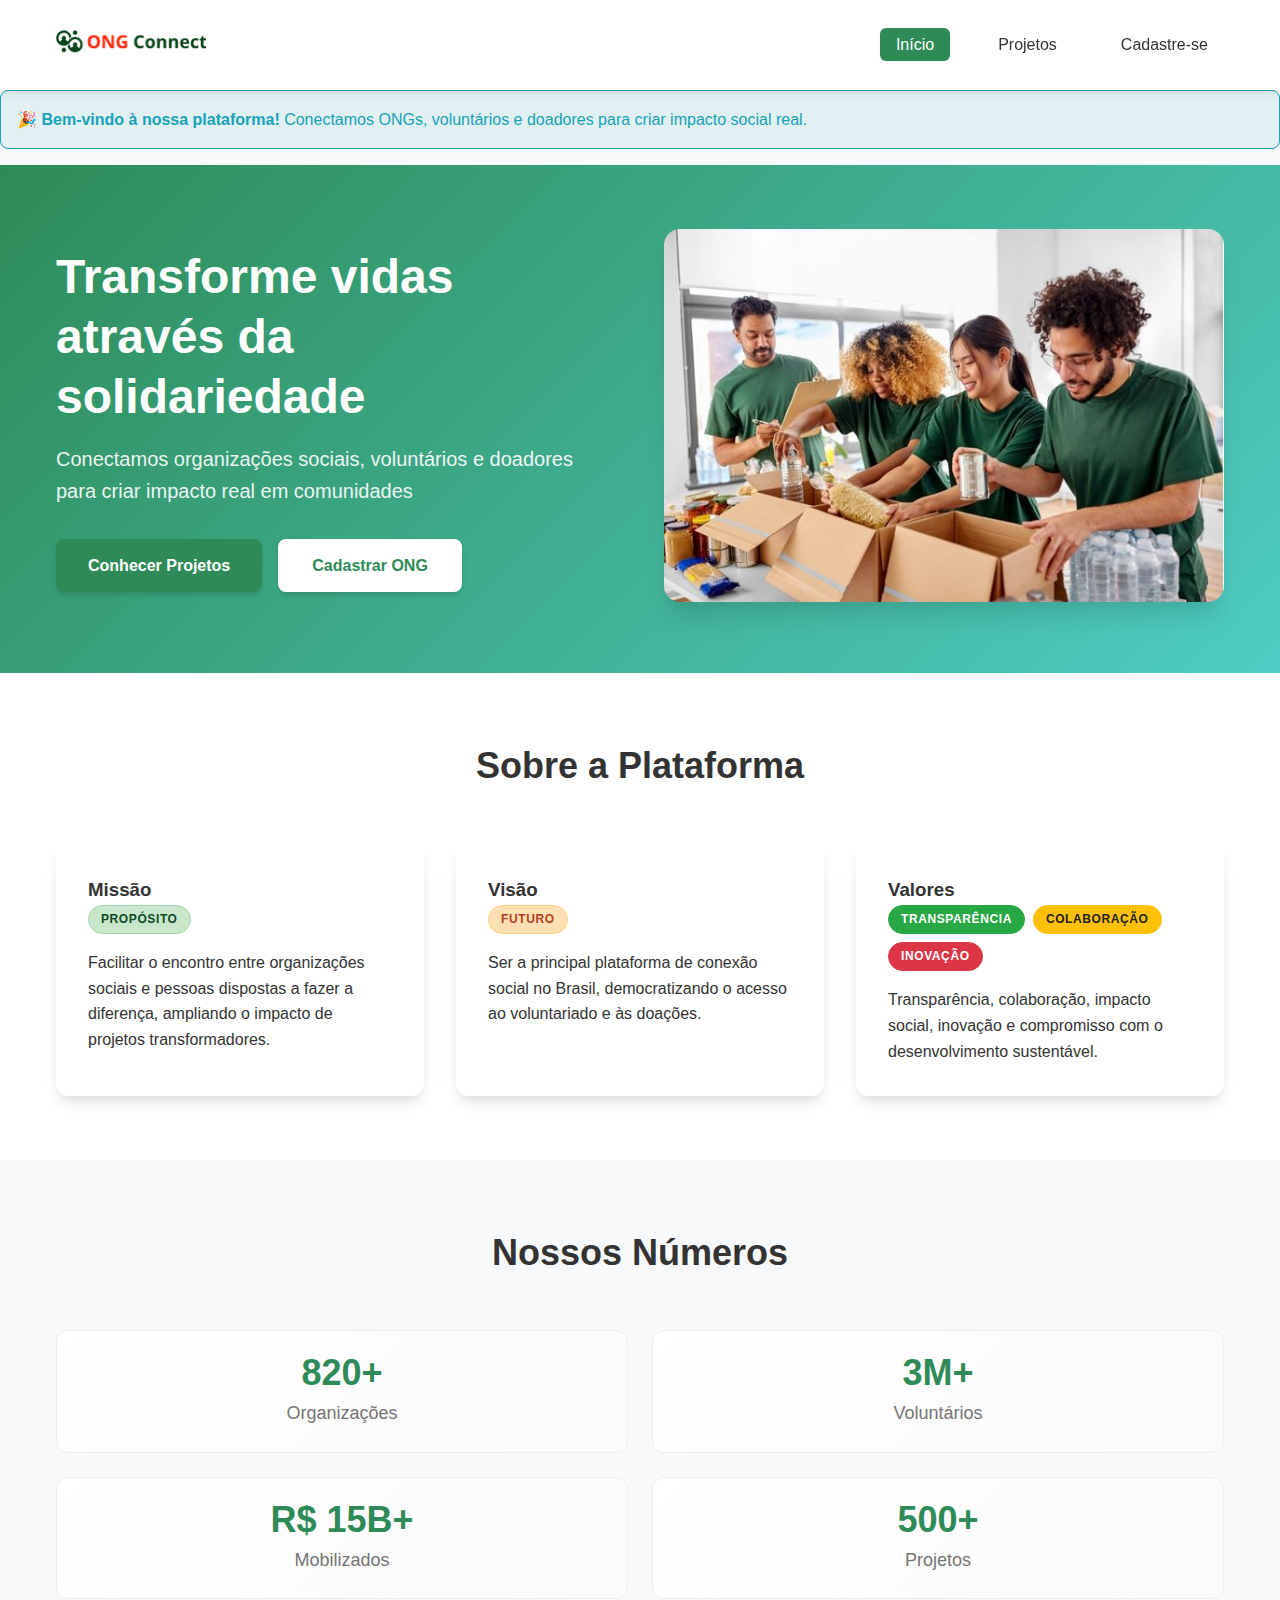
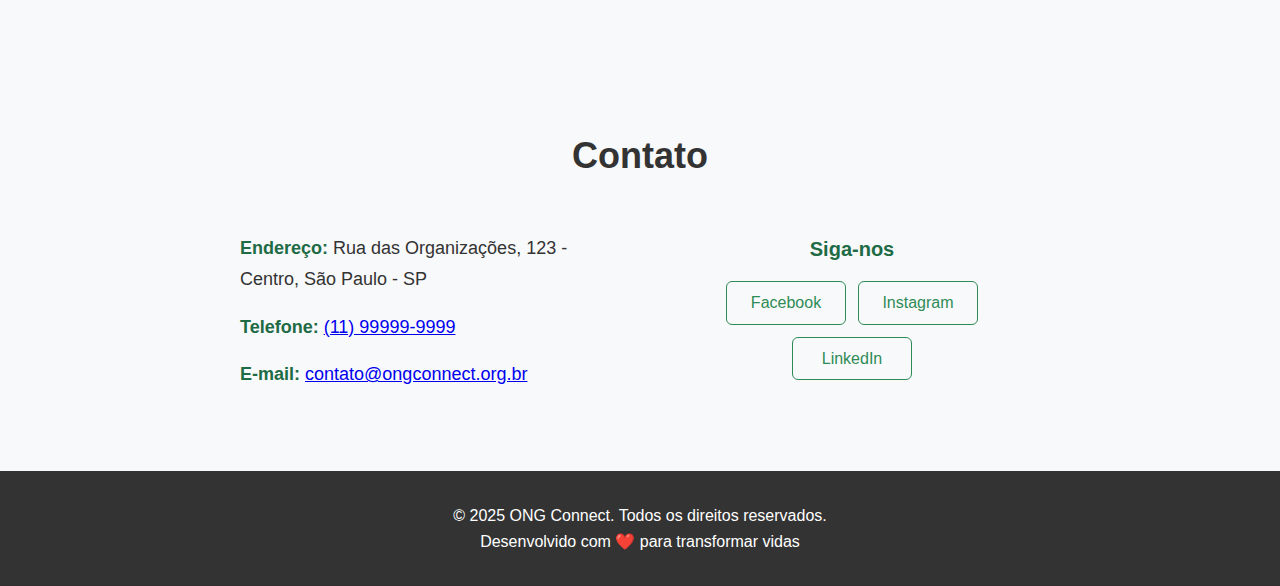
<file: index.html>
<!DOCTYPE html>
<html lang="pt-BR">
<head>
    <meta charset="UTF-8">
    <meta name="viewport" content="width=device-width, initial-scale=1.0">
    <meta name="description" content="Plataforma para ONGs - Conectando causas sociais com voluntários e doadores">
    <title>ONG Connect - Plataforma para Organizações Sociais</title>
    <link rel="stylesheet" href="css/style.css">
    <link rel="stylesheet" href="css/components.css">
    <link rel="stylesheet" href="css/responsive.css">
</head>
<body>
<header class="main-header">
    <div class="container">
        <div class="logo">
            <a href="index.html">
                <img src="images/logo.png" alt="ONG Connect - Logo" width="150" height="50">
            </a>
        </div>

        <button class="menu-toggle" aria-label="Abrir menu" aria-expanded="false">
            <span class="hamburger-line"></span>
            <span class="hamburger-line"></span>
            <span class="hamburger-line"></span>
        </button>

        <nav class="main-nav" id="main-nav" aria-label="Navegação principal">
            <ul>
                <li class="nav-item">
                    <a href="index.html" aria-current="page">Início</a>
                    <div class="dropdown-menu">
                        <a href="#about-title" class="dropdown-item">Sobre Nós</a>
                        <a href="#contact-title" class="dropdown-item">Contato</a>
                        <a href="#transparency" class="dropdown-item">Transparência</a>
                    </div>
                </li>
                <li class="nav-item">
                    <a href="projetos.html">Projetos</a>
                    <div class="dropdown-menu">
                        <a href="projetos.html#volunteering-title" class="dropdown-item">Voluntariado</a>
                        <a href="projetos.html#donations-title" class="dropdown-item">Doações</a>
                        <a href="#all-projects" class="dropdown-item">Todos Projetos</a>
                    </div>
                </li>
                <li class="nav-item">
                    <a href="cadastro.html">Cadastre-se</a>
                    <div class="dropdown-menu">
                        <a href="cadastro.html" class="dropdown-item">Voluntário</a>
                        <a href="cadastro.html" class="dropdown-item">Doador</a>
                        <a href="cadastro.html" class="dropdown-item">Organização</a>
                    </div>
                </li>
            </ul>
        </nav>
    </div>
</header>

<!-- ALERT DE FEEDBACK -->
<div class="alert alert-info">
    <strong>🎉 Bem-vindo à nossa plataforma!</strong> Conectamos ONGs, voluntários e doadores para criar impacto social real.
</div>

<main>
    <section class="hero" aria-labelledby="hero-title">
        <div class="container">
            <div class="hero-content">
                <h1 id="hero-title">Transforme vidas através da solidariedade</h1>
                <p>Conectamos organizações sociais, voluntários e doadores para criar impacto real em comunidades</p>
                <div class="hero-buttons">
                    <a href="projetos.html" class="btn btn-primary">Conhecer Projetos</a>
                    <a href="cadastro.html" class="btn btn-register-ong">Cadastrar ONG</a>
                </div>
            </div>
            <div class="hero-image">
                <img src="images/hero-bg.jpg" alt="Voluntários trabalhando juntos em projeto social" width="600" height="400">
            </div>
        </div>
    </section>

    <section class="about" aria-labelledby="about-title">
        <div class="container">
            <h2 id="about-title">Sobre a Plataforma</h2>
            <div class="about-grid grid">
                <article class="about-card">
                    <h3>Missão</h3>
                    <!-- BADGES IMPLEMENTADOS -->
                    <div class="badge-container">
                        <span class="badge badge-primary">Propósito</span>
                    </div>
                    <p>Facilitar o encontro entre organizações sociais e pessoas dispostas a fazer a diferença, ampliando o impacto de projetos transformadores.</p>
                </article>
                <article class="about-card">
                    <h3>Visão</h3>
                    <!-- BADGES IMPLEMENTADOS -->
                    <div class="badge-container">
                        <span class="badge badge-secondary">Futuro</span>
                    </div>
                    <p>Ser a principal plataforma de conexão social no Brasil, democratizando o acesso ao voluntariado e às doações.</p>
                </article>
                <article class="about-card">
                    <h3>Valores</h3>
                    <!-- BADGES IMPLEMENTADOS -->
                    <div class="badge-container">
                        <span class="badge badge-success">Transparência</span>
                        <span class="badge badge-warning">Colaboração</span>
                        <span class="badge badge-error">Inovação</span>
                    </div>
                    <p>Transparência, colaboração, impacto social, inovação e compromisso com o desenvolvimento sustentável.</p>
                </article>
            </div>
        </div>
    </section>

    <!-- SEÇÃO DE ESTATÍSTICAS COM GRID SYSTEM -->
    <section class="stats" aria-labelledby="stats-title">
        <div class="container">
            <h2 id="stats-title">Nossos Números</h2>
            <div class="stats-grid grid grid-cols-2 grid-cols-4-lg">
                <div class="stat-card">
                    <div class="stat-number">820+</div>
                    <div class="stat-label">Organizações</div>
                </div>
                <div class="stat-card">
                    <div class="stat-number">3M+</div>
                    <div class="stat-label">Voluntários</div>
                </div>
                <div class="stat-card">
                    <div class="stat-number">R$ 15B+</div>
                    <div class="stat-label">Mobilizados</div>
                </div>
                <div class="stat-card">
                    <div class="stat-number">500+</div>
                    <div class="stat-label">Projetos</div>
                </div>
            </div>
        </div>
    </section>

    <section class="contact" aria-labelledby="contact-title">
        <div class="container">
            <h2 id="contact-title">Contato</h2>
            <div class="contact-info grid grid-cols-1 grid-cols-2-md">
                <address>
                    <p><strong>Endereço:</strong> Rua das Organizações, 123 - Centro, São Paulo - SP</p>
                    <p><strong>Telefone:</strong> <a href="tel:+5511999999999">(11) 99999-9999</a></p>
                    <p><strong>E-mail:</strong> <a href="mailto:contato@ongconnect.org.br">contato@ongconnect.org.br</a></p>
                </address>
                <div class="social-links">
                    <h3>Siga-nos</h3>
                    <ul>
                        <li><a href="#" aria-label="Facebook">Facebook</a></li>
                        <li><a href="#" aria-label="Instagram">Instagram</a></li>
                        <li><a href="#" aria-label="LinkedIn">LinkedIn</a></li>
                    </ul>
                </div>
            </div>
        </div>
    </section>
</main>

<!-- MODAL DE FEEDBACK -->
<div class="modal" id="welcomeModal">
    <div class="modal-content">
        <button class="modal-close">&times;</button>
        <h2>Bem-vindo à ONG Connect!</h2>
        <p>Estamos felizes em tê-lo conosco. Juntos podemos transformar vidas através da solidariedade e colaboração.</p>
        <div class="modal-actions">
            <button class="btn btn-primary" onclick="closeModal('welcomeModal')">Começar Jornada</button>
            <button class="btn btn-secondary" onclick="closeModal('welcomeModal')">Explorar Primeiro</button>
        </div>
    </div>
</div>

<footer class="main-footer">
    <div class="container">
        <p>&copy; 2025 ONG Connect. Todos os direitos reservados.</p>
        <p>Desenvolvido com ❤️ para transformar vidas</p>
    </div>
</footer>

<script src="js/main.js"></script>
<script>
    // Sistema de Modal melhorado
    function initModals() {
        const modals = document.querySelectorAll('.modal');
        const body = document.body;

        modals.forEach(modal => {
            const closeBtn = modal.querySelector('.modal-close');

            if (closeBtn) {
                closeBtn.addEventListener('click', (e) => {
                    e.preventDefault();
                    e.stopPropagation();
                    closeModal(modal.id);
                });
            }

            // Fechar modal ao clicar fora do conteúdo
            modal.addEventListener('click', (e) => {
                if (e.target === modal) {
                    closeModal(modal.id);
                }
            });

            // Fechar com ESC
            document.addEventListener('keydown', (e) => {
                if (e.key === 'Escape' && modal.classList.contains('active')) {
                    closeModal(modal.id);
                }
            });
        });
    }

    function showModal(modalId) {
        const modal = document.getElementById(modalId);
        const body = document.body;

        if (modal) {
            modal.classList.add('active');
            body.classList.add('modal-open');

            // Focar no botão de fechar para acessibilidade
            const closeBtn = modal.querySelector('.modal-close');
            if (closeBtn) {
                setTimeout(() => closeBtn.focus(), 100);
            }
        }
    }

    function closeModal(modalId) {
        const modal = document.getElementById(modalId);
        const body = document.body;

        if (modal) {
            modal.classList.remove('active');
            body.classList.remove('modal-open');
        }
    }

    // Mostrar modal após 2 segundos
    document.addEventListener('DOMContentLoaded', function() {
        initModals();

        setTimeout(() => {
            showModal('welcomeModal');
        }, 2000);
    });

    // Sistema de Toast
    function showToast(message, type = 'success') {
        // Implementação simples do toast
        const toast = document.createElement('div');
        toast.className = `alert alert-${type}`;
        toast.style.position = 'fixed';
        toast.style.top = '20px';
        toast.style.right = '20px';
        toast.style.zIndex = '10000';
        toast.textContent = message;

        document.body.appendChild(toast);

        setTimeout(() => {
            toast.remove();
        }, 5000);
    }
</script>
</body>
</html>
</file>
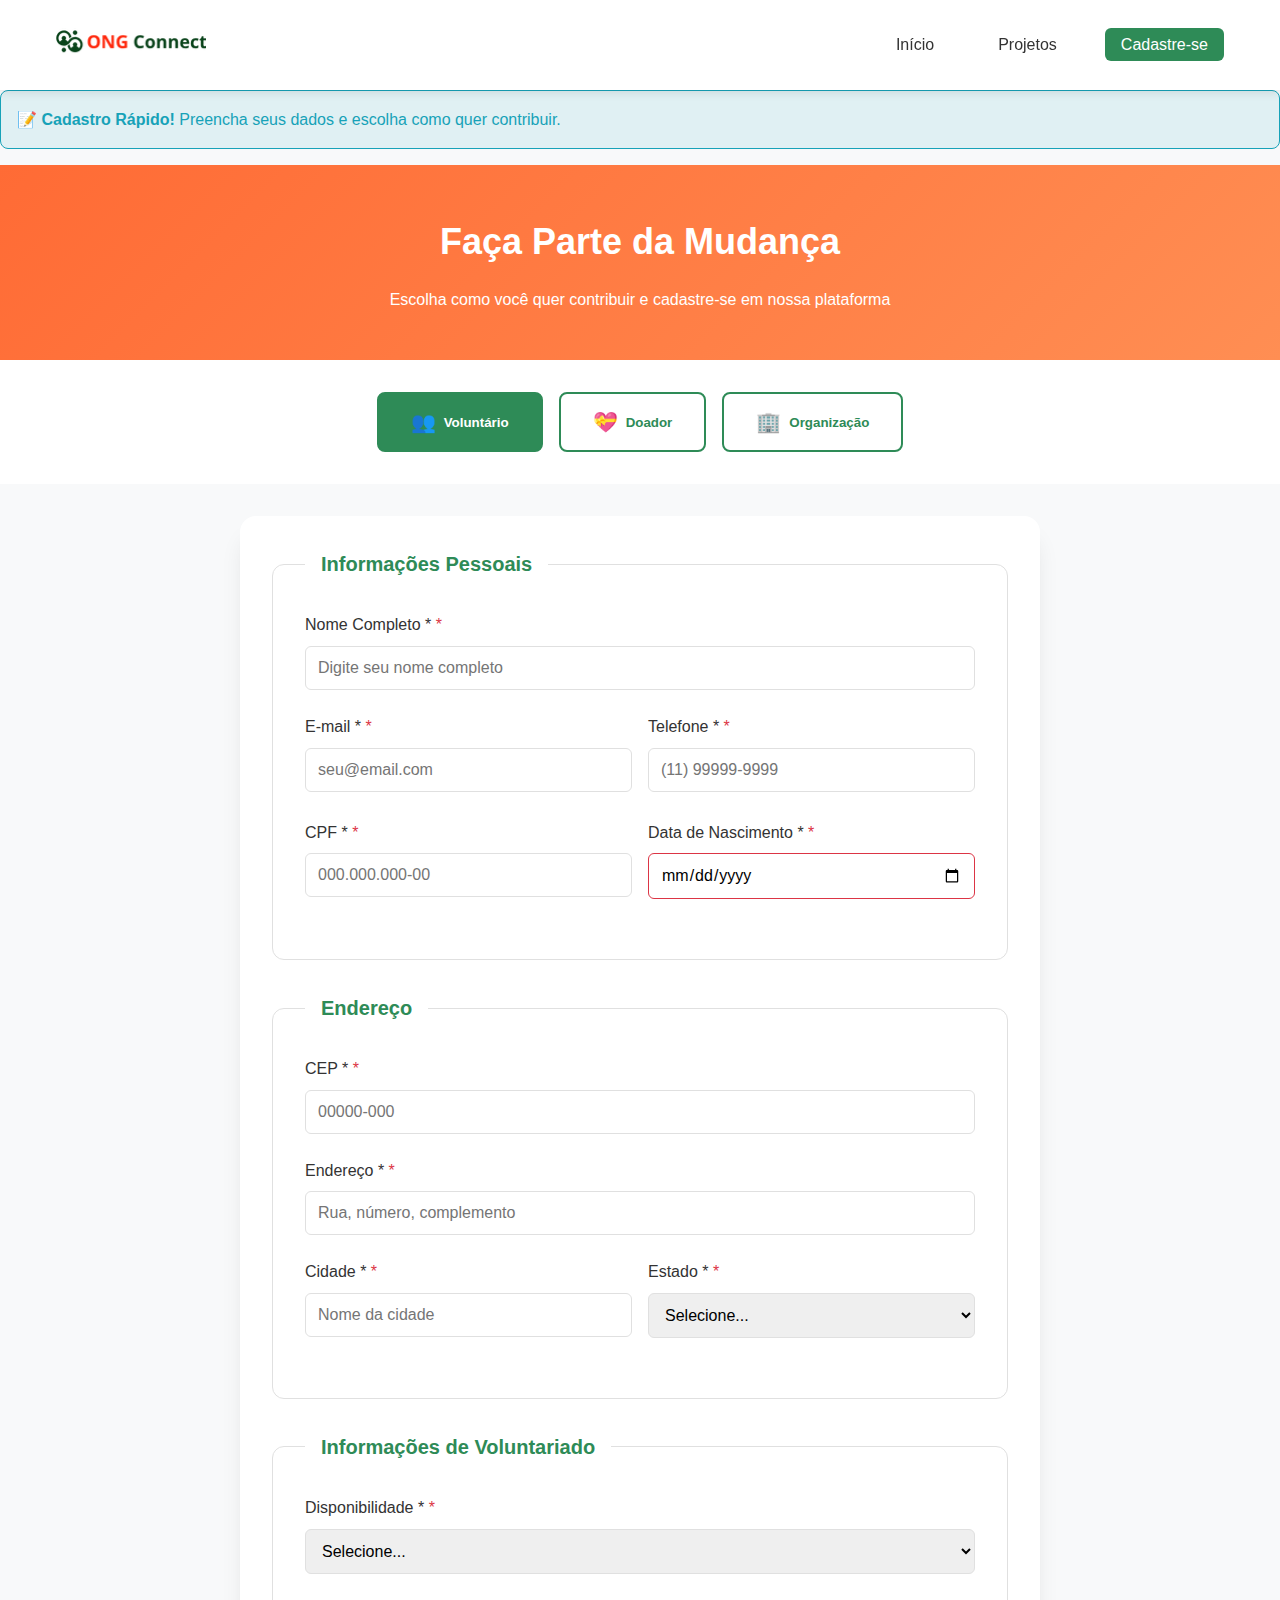
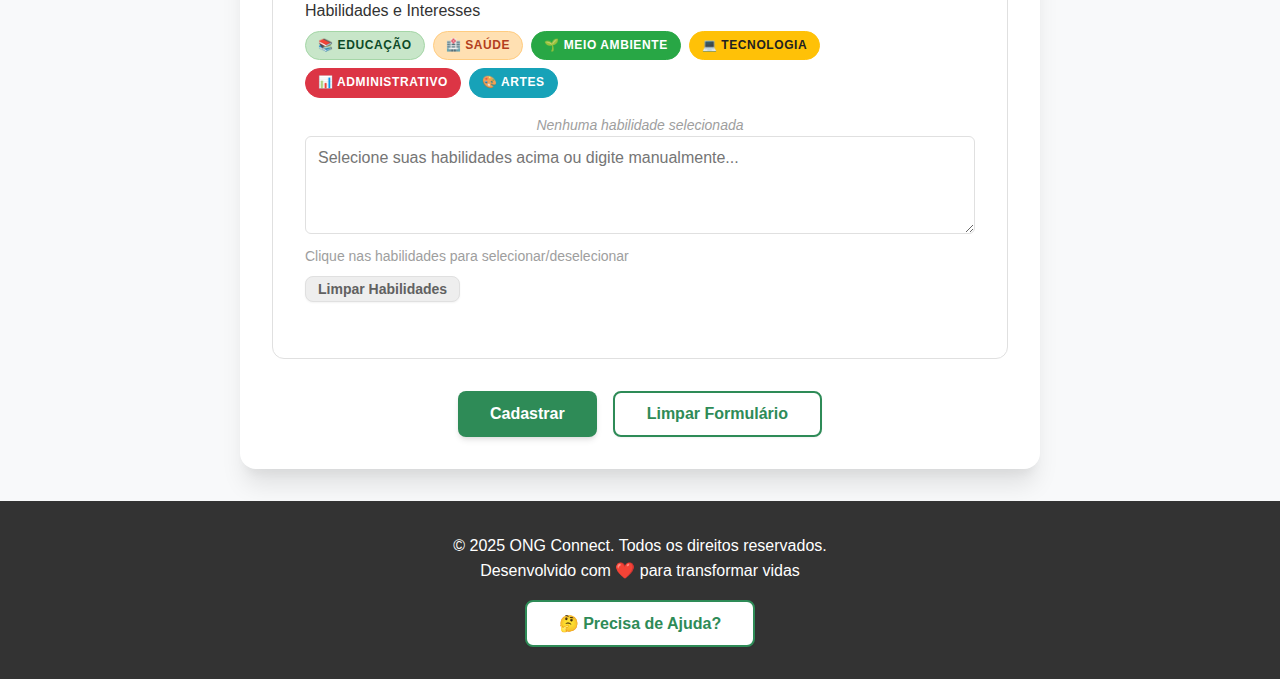
<file: cadastro.html>
<!DOCTYPE html>
<html lang="pt-BR">
<head>
    <meta charset="UTF-8">
    <meta name="viewport" content="width=device-width, initial-scale=1.0">
    <meta name="description" content="Cadastre-se como voluntário, doador ou organização">
    <title>Cadastro - ONG Connect</title>
    <link rel="stylesheet" href="css/style.css">
    <link rel="stylesheet" href="css/components.css">
    <link rel="stylesheet" href="css/responsive.css">
</head>
<body>
<header class="main-header">
    <div class="container">
        <div class="logo">
            <a href="index.html">
                <img src="images/logo.png" alt="ONG Connect - Logo" width="150" height="50">
            </a>
        </div>

        <button class="menu-toggle" aria-label="Abrir menu" aria-expanded="false">
            <span class="hamburger-line"></span>
            <span class="hamburger-line"></span>
            <span class="hamburger-line"></span>
        </button>

        <nav class="main-nav" id="main-nav" aria-label="Navegação principal">
            <ul>
                <li class="nav-item">
                    <a href="index.html">Início</a>
                    <div class="dropdown-menu">
                        <a href="index.html#about-title" class="dropdown-item">Sobre Nós</a>
                        <a href="index.html#contact-title" class="dropdown-item">Contato</a>
                        <a href="index.html#stats-title" class="dropdown-item">Estatísticas</a>
                    </div>
                </li>
                <li class="nav-item">
                    <a href="projetos.html">Projetos</a>
                    <div class="dropdown-menu">
                        <a href="projetos.html#volunteering-title" class="dropdown-item">Voluntariado</a>
                        <a href="projetos.html#donations-title" class="dropdown-item">Doações</a>
                        <a href="projetos.html" class="dropdown-item">Todos os Projetos</a>
                    </div>
                </li>
                <li class="nav-item">
                    <a href="cadastro.html" aria-current="page">Cadastre-se</a>
                    <div class="dropdown-menu">
                        <a href="#volunteer" class="dropdown-item" onclick="selectType('volunteer')">👥 Voluntário</a>
                        <a href="#donor" class="dropdown-item" onclick="selectType('donor')">💝 Doador</a>
                        <a href="#ong" class="dropdown-item" onclick="selectType('ong')">🏢 Organização</a>
                    </div>
                </li>
            </ul>
        </nav>
    </div>
</header>

<!-- Alert de Cadastro -->
<div class="alert alert-info">
    <strong>📝 Cadastro Rápido!</strong> Preencha seus dados e escolha como quer contribuir.
</div>

<main>
    <section class="registration-hero" aria-labelledby="registration-title">
        <div class="container">
            <h1 id="registration-title">Faça Parte da Mudança</h1>
            <p>Escolha como você quer contribuir e cadastre-se em nossa plataforma</p>
        </div>
    </section>

    <section class="registration-types" aria-labelledby="types-title">
        <div class="container">
            <h2 id="types-title" class="sr-only">Tipos de Cadastro</h2>
            <div class="type-selector">
                <button class="type-btn active" data-type="volunteer">
                    <span class="type-icon">👥</span>
                    Voluntário
                </button>
                <button class="type-btn" data-type="donor">
                    <span class="type-icon">💝</span>
                    Doador
                </button>
                <button class="type-btn" data-type="ong">
                    <span class="type-icon">🏢</span>
                    Organização
                </button>
            </div>
        </div>
    </section>

    <section class="registration-form" aria-labelledby="form-title">
        <div class="container">
            <h2 id="form-title" class="sr-only">Formulário de Cadastro</h2>
            <form id="registrationForm" novalidate>
                <fieldset class="form-section">
                    <legend>Informações Pessoais</legend>

                    <div class="form-group">
                        <label for="fullName">Nome Completo *</label>
                        <input type="text" id="fullName" name="fullName" required
                               minlength="3" maxlength="100"
                               placeholder="Digite seu nome completo">
                        <span class="error-message" id="fullNameError"></span>
                    </div>

                    <div class="form-row">
                        <div class="form-group">
                            <label for="email">E-mail *</label>
                            <input type="email" id="email" name="email" required
                                   placeholder="seu@email.com">
                            <span class="error-message" id="emailError"></span>
                        </div>

                        <div class="form-group">
                            <label for="phone">Telefone *</label>
                            <input type="tel" id="phone" name="phone" required
                                   pattern="\(\d{2}\)\s\d{4,5}-\d{4}"
                                   placeholder="(11) 99999-9999">
                            <span class="error-message" id="phoneError"></span>
                        </div>
                    </div>

                    <div class="form-row">
                        <div class="form-group">
                            <label for="cpf">CPF *</label>
                            <input type="text" id="cpf" name="cpf" required
                                   pattern="\d{3}\.\d{3}\.\d{3}-\d{2}"
                                   placeholder="000.000.000-00">
                            <span class="error-message" id="cpfError"></span>
                        </div>

                        <div class="form-group">
                            <label for="birthDate">Data de Nascimento *</label>
                            <input type="date" id="birthDate" name="birthDate" required
                                   max="2006-12-31">
                            <span class="error-message" id="birthDateError"></span>
                        </div>
                    </div>
                </fieldset>

                <fieldset class="form-section">
                    <legend>Endereço</legend>

                    <div class="form-group">
                        <label for="cep">CEP *</label>
                        <input type="text" id="cep" name="cep" required
                               pattern="\d{5}-\d{3}"
                               placeholder="00000-000">
                        <span class="error-message" id="cepError"></span>
                    </div>

                    <div class="form-group">
                        <label for="address">Endereço *</label>
                        <input type="text" id="address" name="address" required
                               placeholder="Rua, número, complemento">
                        <span class="error-message" id="addressError"></span>
                    </div>

                    <div class="form-row">
                        <div class="form-group">
                            <label for="city">Cidade *</label>
                            <input type="text" id="city" name="city" required
                                   placeholder="Nome da cidade">
                            <span class="error-message" id="cityError"></span>
                        </div>

                        <div class="form-group">
                            <label for="state">Estado *</label>
                            <select id="state" name="state" required>
                                <option value="">Selecione...</option>
                                <option value="AC">Acre</option>
                                <option value="AL">Alagoas</option>
                                <option value="AP">Amapá</option>
                                <option value="AM">Amazonas</option>
                                <option value="BA">Bahia</option>
                                <option value="CE">Ceará</option>
                                <option value="DF">Distrito Federal</option>
                                <option value="ES">Espírito Santo</option>
                                <option value="GO">Goiás</option>
                                <option value="MA">Maranhão</option>
                                <option value="MT">Mato Grosso</option>
                                <option value="MS">Mato Grosso do Sul</option>
                                <option value="MG">Minas Gerais</option>
                                <option value="PA">Pará</option>
                                <option value="PB">Paraíba</option>
                                <option value="PR">Paraná</option>
                                <option value="PE">Pernambuco</option>
                                <option value="PI">Piauí</option>
                                <option value="RJ">Rio de Janeiro</option>
                                <option value="RN">Rio Grande do Norte</option>
                                <option value="RS">Rio Grande do Sul</option>
                                <option value="RO">Rondônia</option>
                                <option value="RR">Roraima</option>
                                <option value="SC">Santa Catarina</option>
                                <option value="SP">São Paulo</option>
                                <option value="SE">Sergipe</option>
                                <option value="TO">Tocantins</option>
                            </select>
                            <span class="error-message" id="stateError"></span>
                        </div>
                    </div>
                </fieldset>

                <fieldset class="form-section" id="volunteerFields">
                    <legend>Informações de Voluntariado</legend>

                    <div class="form-group">
                        <label for="availability">Disponibilidade *</label>
                        <select id="availability" name="availability" required>
                            <option value="">Selecione...</option>
                            <option value="weekends">Finais de semana</option>
                            <option value="weekdays">Dias de semana</option>
                            <option value="both">Ambos</option>
                            <option value="flexible">Horário flexível</option>
                        </select>
                    </div>

                    <div class="form-group">
                        <label for="skills">Habilidades e Interesses</label>
                        <div class="badge-container">
                            <span class="badge badge-primary selectable" data-skill="educacao">📚 Educação</span>
                            <span class="badge badge-secondary selectable" data-skill="saude">🏥 Saúde</span>
                            <span class="badge badge-success selectable" data-skill="meio-ambiente">🌱 Meio Ambiente</span>
                            <span class="badge badge-warning selectable" data-skill="tecnologia">💻 Tecnologia</span>
                            <span class="badge badge-error selectable" data-skill="administrativo">📊 Administrativo</span>
                            <span class="badge badge-info selectable" data-skill="artes">🎨 Artes</span>
                        </div>
                        <div class="skills-counter empty" id="skillsCounter">
                            Nenhuma habilidade selecionada
                        </div>
                        <textarea id="skills" name="skills"
                                  placeholder="Selecione suas habilidades acima ou digite manualmente..."
                                  rows="4"></textarea>
                        <!-- Botão será adicionado automaticamente via JavaScript -->
                        <div class="form-hint">
                            Clique nas habilidades para selecionar/deselecionar
                        </div>
                    </div>
                </fieldset>

                <fieldset class="form-section" id="donorFields" style="display: none;">
                    <legend>Informações de Doação</legend>

                    <div class="form-group">
                        <label for="donationType">Tipo de Doação Preferida *</label>
                        <select id="donationType" name="donationType" required>
                            <option value="">Selecione...</option>
                            <option value="online">Online (PIX/Cartão)</option>
                            <option value="materials">Materiais</option>
                            <option value="recurring">Recorrente</option>
                        </select>
                    </div>

                    <div class="form-group">
                        <label for="donationFrequency">Frequência de Doação</label>
                        <select id="donationFrequency" name="donationFrequency">
                            <option value="">Selecione...</option>
                            <option value="once">Única</option>
                            <option value="monthly">Mensal</option>
                            <option value="quarterly">Trimestral</option>
                            <option value="yearly">Anual</option>
                        </select>
                    </div>

                    <div class="form-group">
                        <label for="preferredAmount">Valor Preferido (R$)</label>
                        <input type="number" id="preferredAmount" name="preferredAmount"
                               min="10" step="10"
                               placeholder="Ex: 50">
                    </div>
                </fieldset>

                <fieldset class="form-section" id="ongFields" style="display: none;">
                    <legend>Informações da Organização</legend>

                    <div class="form-group">
                        <label for="ongName">Nome da Organização *</label>
                        <input type="text" id="ongName" name="ongName" required
                               placeholder="Nome oficial da organização">
                    </div>

                    <div class="form-group">
                        <label for="cnpj">CNPJ *</label>
                        <input type="text" id="cnpj" name="cnpj" required
                               pattern="\d{2}\.\d{3}\.\d{3}/\d{4}-\d{2}"
                               placeholder="00.000.000/0000-00">
                    </div>

                    <div class="form-group">
                        <label for="organizationType">Tipo de Organização *</label>
                        <select id="organizationType" name="organizationType" required>
                            <option value="">Selecione...</option>
                            <option value="ong">ONG</option>
                            <option value="oscip">OSCIP</option>
                            <option value="instituto">Instituto</option>
                            <option value="fundacao">Fundação</option>
                            <option value="associacao">Associação</option>
                            <option value="outro">Outro</option>
                        </select>
                    </div>

                    <div class="form-group">
                        <label for="mission">Missão da Organização *</label>
                        <textarea id="mission" name="mission" required
                                  placeholder="Descreva a missão e objetivos da organização..."
                                  rows="4"></textarea>
                    </div>

                    <div class="form-group">
                        <label for="website">Site (opcional)</label>
                        <input type="url" id="website" name="website"
                               placeholder="https://exemplo.org">
                    </div>
                </fieldset>

                <div class="form-actions">
                    <button type="submit" class="btn btn-primary">Cadastrar</button>
                    <button type="reset" class="btn btn-secondary">Limpar Formulário</button>
                </div>
            </form>
        </div>
    </section>
</main>

<!-- Modal de Confirmação -->
<div class="modal" id="successModal">
    <div class="modal-content">
        <button class="modal-close">&times;</button>
        <div class="success-icon">✅</div>
        <h2 class="modal-title">Cadastro Realizado com Sucesso!</h2>
        <p class="modal-text">Seu cadastro foi realizado com sucesso. Em breve entraremos em contato para dar continuidade ao processo.</p>
        <div class="modal-actions">
            <button class="btn btn-primary" onclick="closeModal('successModal'); window.location.href='index.html';">Voltar ao Início</button>
            <button class="btn btn-secondary" onclick="closeModal('successModal')">Fazer Outro Cadastro</button>
        </div>
    </div>
</div>

<!-- Modal de Ajuda -->
<div class="modal" id="helpModal">
    <div class="modal-content">
        <button class="modal-close">&times;</button>
        <h2 class="modal-title">Precisa de Ajuda?</h2>
        <p class="modal-text">Estamos aqui para ajudar você no processo de cadastro. Entre em contato conosco:</p>
        <div class="contact-info">
            <p><strong>📞 Telefone:</strong> (11) 99999-9999</p>
            <p><strong>✉️ E-mail:</strong> suporte@ongconnect.org.br</p>
            <p><strong>💬 WhatsApp:</strong> (11) 98888-8888</p>
        </div>
        <div class="modal-actions">
            <button class="btn btn-primary" onclick="closeModal('helpModal')">Entendido</button>
        </div>
    </div>
</div>

<footer class="main-footer">
    <div class="container">
        <p>&copy; 2025 ONG Connect. Todos os direitos reservados.</p>
        <p>Desenvolvido com ❤️ para transformar vidas</p>
        <button class="btn btn-secondary" onclick="showModal('helpModal')" style="margin-top: 1rem;">
            🤔 Precisa de Ajuda?
        </button>
    </div>
</footer>

<script src="js/form-validation.js"></script>
<script src="js/main.js"></script>
<script>
    // Sistema de seleção de habilidades
    let selectedSkills = new Set();

    function initSkillsSelection() {
        const skillBadges = document.querySelectorAll('.selectable');
        const skillsTextarea = document.getElementById('skills');

        skillBadges.forEach(badge => {
            badge.addEventListener('click', function() {
                const skill = this.getAttribute('data-skill');
                const skillText = this.textContent.trim();

                if (selectedSkills.has(skill)) {
                    // Remove a skill se já estiver selecionada
                    selectedSkills.delete(skill);
                    this.classList.remove('selected');
                } else {
                    // Adiciona a skill se não estiver selecionada
                    selectedSkills.add(skill);
                    this.classList.add('selected');
                }

                updateSkillsTextarea();
                updateSkillsCounter();
            });
        });

        // Limpar skills quando o textarea for editado manualmente
        if (skillsTextarea) {
            skillsTextarea.addEventListener('input', function() {
                // Se o usuário editar manualmente, limpa as skills selecionadas
                const currentText = this.value.trim();
                const selectedText = Array.from(selectedSkills).map(skill => {
                    const badge = document.querySelector(`[data-skill="${skill}"]`);
                    return badge ? badge.textContent.trim() : '';
                }).filter(Boolean).join(', ');

                if (currentText !== selectedText) {
                    clearSelectedSkills();
                }
            });
        }

        // Observar o evento de reset do formulário
        const form = document.getElementById('registrationForm');
        if (form) {
            form.addEventListener('reset', function() {
                // Pequeno delay para garantir que o reset aconteceu
                setTimeout(() => {
                    clearSelectedSkills();
                }, 10);
            });
        }
    }

    function updateSkillsTextarea() {
        const skillsTextarea = document.getElementById('skills');
        if (skillsTextarea) {
            const skillTexts = Array.from(selectedSkills).map(skill => {
                const badge = document.querySelector(`[data-skill="${skill}"]`);
                return badge ? badge.textContent.trim() : '';
            }).filter(Boolean);

            skillsTextarea.value = skillTexts.join(', ');
        }
    }

    function updateSkillsCounter() {
        const counter = document.getElementById('skillsCounter');
        if (counter) {
            const count = selectedSkills.size;
            if (count === 0) {
                counter.textContent = 'Nenhuma habilidade selecionada';
                counter.classList.remove('highlight');
            } else if (count === 1) {
                counter.textContent = '1 habilidade selecionada';
                counter.classList.add('highlight');
            } else {
                counter.textContent = `${count} habilidades selecionadas`;
                counter.classList.add('highlight');
            }
        }
    }

    function clearSelectedSkills() {
        selectedSkills.clear();

        // Remove a classe selected de todas as badges
        document.querySelectorAll('.selectable.selected').forEach(badge => {
            badge.classList.remove('selected');
        });

        // Atualiza o textarea
        updateSkillsTextarea();

        // Atualiza o contador
        updateSkillsCounter();
    }

    // Função para selecionar tipo via dropdown
    function selectType(type) {
        const buttons = document.querySelectorAll('.type-btn');
        buttons.forEach(btn => {
            if (btn.getAttribute('data-type') === type) {
                btn.click();
            }
        });
    }

    // Sistema de Modal
    function showModal(modalId) {
        document.getElementById(modalId).classList.add('active');
        document.body.classList.add('modal-open');
    }

    function closeModal(modalId) {
        document.getElementById(modalId).classList.remove('active');
        document.body.classList.remove('modal-open');
    }

    // Fechar modal ao clicar fora
    document.addEventListener('click', function(e) {
        if (e.target.classList.contains('modal')) {
            closeModal(e.target.id);
        }
    });

    // Fechar modal com ESC
    document.addEventListener('keydown', function(e) {
        if (e.key === 'Escape') {
            const openModal = document.querySelector('.modal.active');
            if (openModal) {
                closeModal(openModal.id);
            }
        }
    });

    // Simular envio do formulário
    document.getElementById('registrationForm').addEventListener('submit', function(e) {
        e.preventDefault();

        // Validação adicional
        let isValid = true;
        const requiredFields = this.querySelectorAll('[required]');

        requiredFields.forEach(field => {
            if (!field.value.trim()) {
                isValid = false;
                field.style.borderColor = 'var(--error-color)';
            }
        });

        if (isValid) {
            showModal('successModal');

            // Simular delay de processamento
            setTimeout(() => {
                this.reset();
                // Já será limpo pelo evento de reset
            }, 1000);
        } else {
            alert('Por favor, preencha todos os campos obrigatórios.');
        }
    });

    // Botão de limpar habilidades individual
    function createClearSkillsButton() {
        const skillsContainer = document.querySelector('.form-group:has(#skills)');
        if (skillsContainer && !document.getElementById('clearSkillsBtn')) {
            const clearButton = document.createElement('button');
            clearButton.type = 'button';
            clearButton.id = 'clearSkillsBtn';
            clearButton.className = 'btn btn-secondary';
            clearButton.textContent = 'Limpar Habilidades';
            clearButton.style.marginTop = '0.5rem';
            clearButton.style.fontSize = '0.875rem';
            clearButton.style.padding = '0.25rem 0.75rem';

            clearButton.addEventListener('click', function() {
                clearSelectedSkills();
            });

            skillsContainer.appendChild(clearButton);
        }
    }

    // Tooltip para campos do formulário
    document.querySelectorAll('label').forEach(label => {
        const field = document.getElementById(label.getAttribute('for'));
        if (field && field.required) {
            label.innerHTML += ' <span style="color: var(--error-color);" title="Campo obrigatório">*</span>';
        }
    });

    // Inicializar quando o DOM carregar
    document.addEventListener('DOMContentLoaded', function() {
        initSkillsSelection();
        createClearSkillsButton();
        updateSkillsCounter(); // Inicializar o contador
    });
</script>
</body>
</html>
</file>
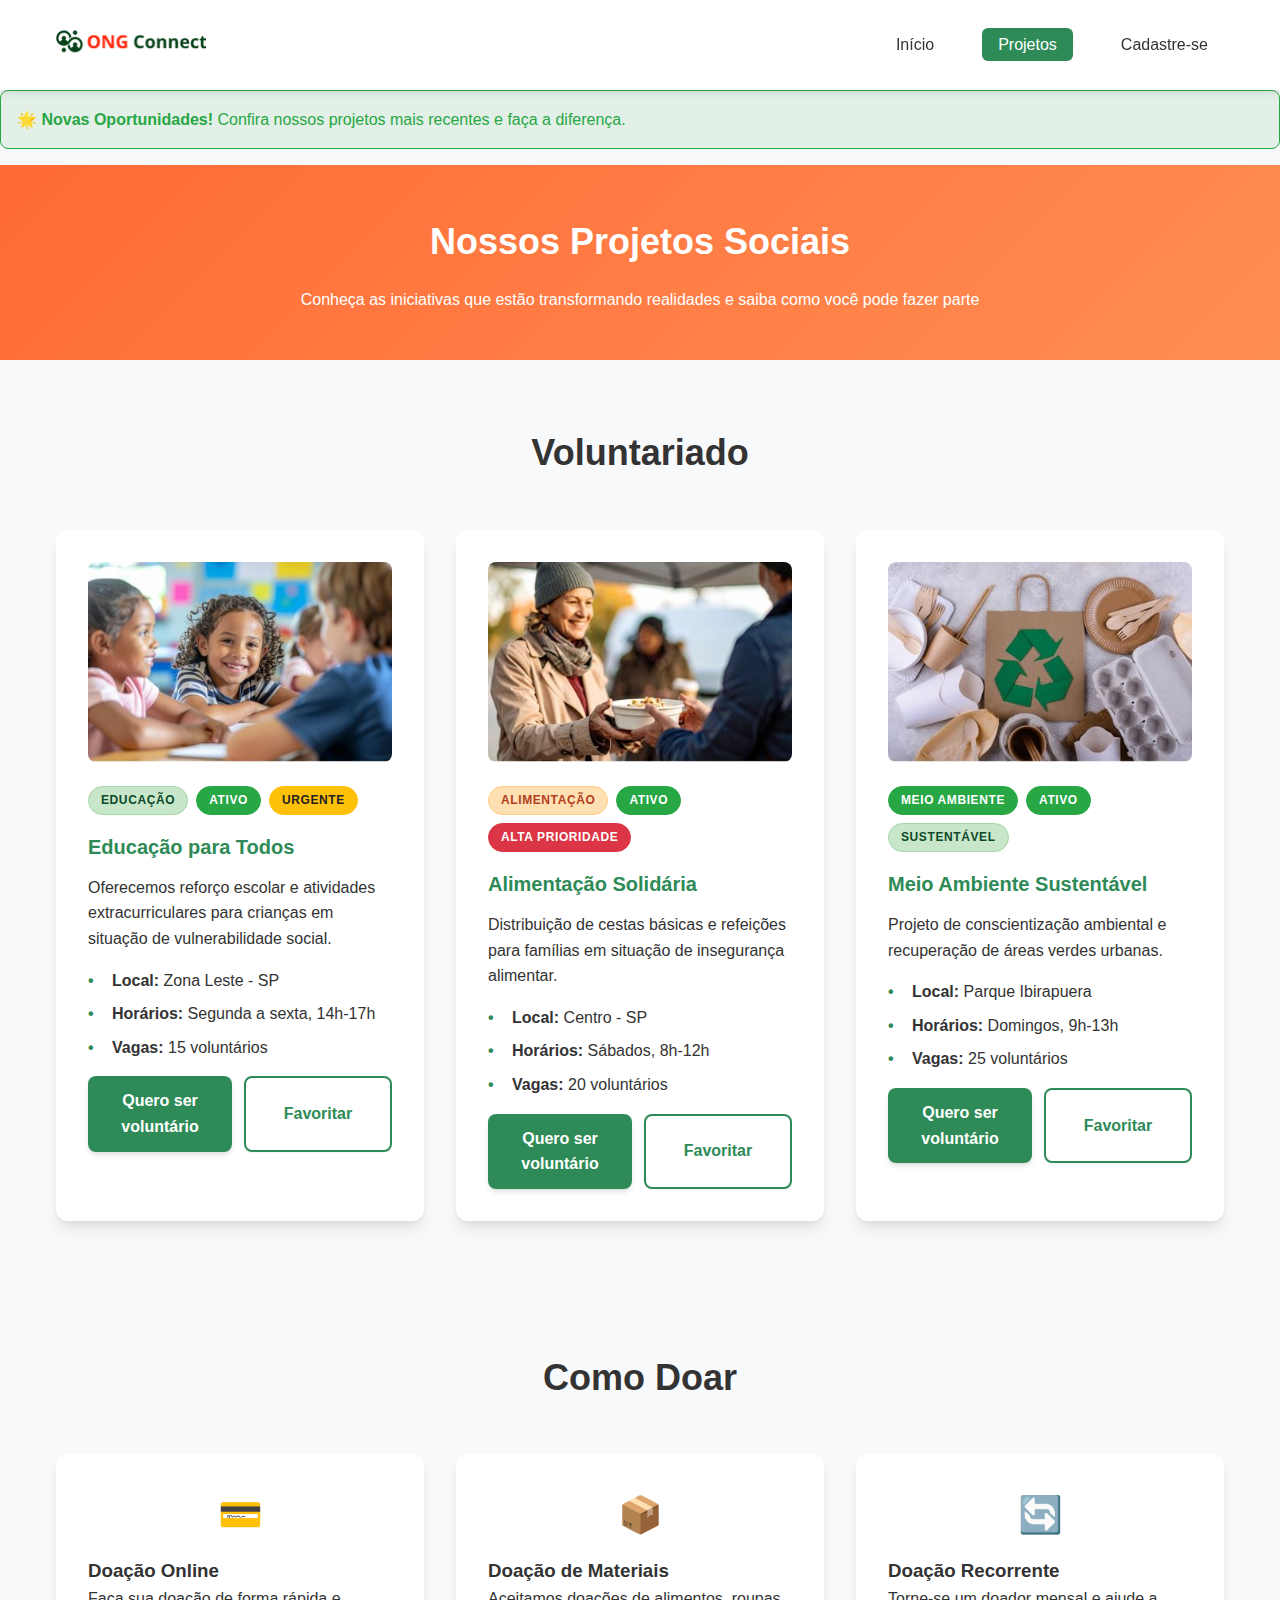
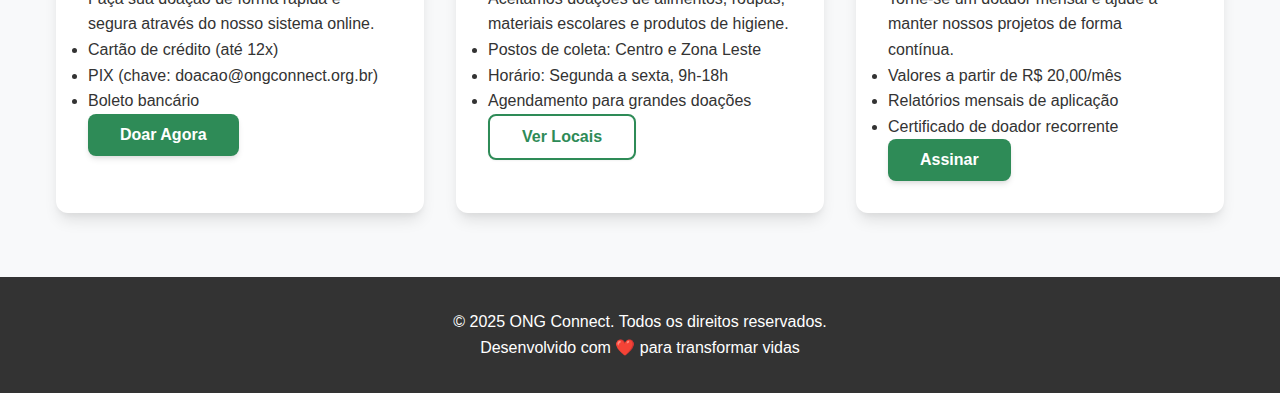
<file: projetos.html>
<!DOCTYPE html>
<html lang="pt-BR">
<head>
    <meta charset="UTF-8">
    <meta name="viewport" content="width=device-width, initial-scale=1.0">
    <meta name="description" content="Conheça nossos projetos sociais e saiba como participar">
    <title>Projetos Sociais - ONG Connect</title>
    <link rel="stylesheet" href="css/style.css">
    <link rel="stylesheet" href="css/components.css">
    <link rel="stylesheet" href="css/responsive.css">
</head>
<body>
<header class="main-header">
    <div class="container">
        <div class="logo">
            <a href="index.html">
                <img src="images/logo.png" alt="ONG Connect - Logo" width="150" height="50">
            </a>
        </div>

        <button class="menu-toggle" aria-label="Abrir menu" aria-expanded="false">
            <span class="hamburger-line"></span>
            <span class="hamburger-line"></span>
            <span class="hamburger-line"></span>
        </button>

        <nav class="main-nav" id="main-nav" aria-label="Navegação principal">
            <ul>
                <li class="nav-item">
                    <a href="index.html">Início</a>
                    <div class="dropdown-menu">
                        <a href="index.html#about-title" class="dropdown-item">Sobre Nós</a>
                        <a href="index.html#contact-title" class="dropdown-item">Contato</a>
                    </div>
                </li>
                <li class="nav-item">
                    <a href="projetos.html" aria-current="page">Projetos</a>
                    <div class="dropdown-menu">
                        <a href="#volunteering-title" class="dropdown-item">Voluntariado</a>
                        <a href="#donations-title" class="dropdown-item">Doações</a>
                        <a href="#all-projects" class="dropdown-item">Todos Projetos</a>
                    </div>
                </li>
                <li class="nav-item">
                    <a href="cadastro.html">Cadastre-se</a>
                    <div class="dropdown-menu">
                        <a href="cadastro.html" class="dropdown-item">Voluntário</a>
                        <a href="cadastro.html" class="dropdown-item">Doador</a>
                        <a href="cadastro.html" class="dropdown-item">Organização</a>
                    </div>
                </li>
            </ul>
        </nav>
    </div>
</header>

<!-- ALERT DE FEEDBACK -->
<div class="alert alert-success">
    <strong>🌟 Novas Oportunidades!</strong> Confira nossos projetos mais recentes e faça a diferença.
</div>

<main>
    <section class="projects-hero" aria-labelledby="projects-title">
        <div class="container">
            <h1 id="projects-title">Nossos Projetos Sociais</h1>
            <p>Conheça as iniciativas que estão transformando realidades e saiba como você pode fazer parte</p>
        </div>
    </section>

    <section class="volunteering" aria-labelledby="volunteering-title">
        <div class="container">
            <h2 id="volunteering-title">Voluntariado</h2>
            <div class="projects-grid grid grid-cols-1 grid-cols-2-md grid-cols-3-lg">
                <article class="project-card">
                    <img src="images/projeto-1.jpg" alt="Projeto Educação para Todos - crianças estudando" width="400" height="250">
                    <!-- BADGES IMPLEMENTADOS -->
                    <div class="badge-container">
                        <span class="badge badge-primary">Educação</span>
                        <span class="badge badge-success">Ativo</span>
                        <span class="badge badge-warning">Urgente</span>
                    </div>
                    <div class="project-content">
                        <h3>Educação para Todos</h3>
                        <p>Oferecemos reforço escolar e atividades extracurriculares para crianças em situação de vulnerabilidade social.</p>
                        <ul>
                            <li><strong>Local:</strong> Zona Leste - SP</li>
                            <li><strong>Horários:</strong> Segunda a sexta, 14h-17h</li>
                            <li><strong>Vagas:</strong> 15 voluntários</li>
                        </ul>
                        <div class="project-actions">
                            <a href="cadastro.html" class="btn btn-primary">Quero ser voluntário</a>
                            <button class="btn btn-secondary" onclick="showToast('Projeto adicionado aos favoritos!', 'success')">Favoritar</button>
                        </div>
                    </div>
                </article>

                <article class="project-card">
                    <img src="images/projeto-2.jpg" alt="Projeto Alimentação Solidária - distribuição de alimentos" width="400" height="250">
                    <!-- BADGES IMPLEMENTADOS -->
                    <div class="badge-container">
                        <span class="badge badge-secondary">Alimentação</span>
                        <span class="badge badge-success">Ativo</span>
                        <span class="badge badge-error">Alta Prioridade</span>
                    </div>
                    <div class="project-content">
                        <h3>Alimentação Solidária</h3>
                        <p>Distribuição de cestas básicas e refeições para famílias em situação de insegurança alimentar.</p>
                        <ul>
                            <li><strong>Local:</strong> Centro - SP</li>
                            <li><strong>Horários:</strong> Sábados, 8h-12h</li>
                            <li><strong>Vagas:</strong> 20 voluntários</li>
                        </ul>
                        <div class="project-actions">
                            <a href="cadastro.html" class="btn btn-primary">Quero ser voluntário</a>
                            <button class="btn btn-secondary" onclick="showToast('Projeto adicionado aos favoritos!', 'success')">Favoritar</button>
                        </div>
                    </div>
                </article>

                <article class="project-card">
                    <img src="images/projeto-3.jpg" alt="Projeto Meio Ambiente Sustentável - plantio de árvores" width="400" height="250">
                    <!-- BADGES IMPLEMENTADOS -->
                    <div class="badge-container">
                        <span class="badge badge-success">Meio Ambiente</span>
                        <span class="badge badge-success">Ativo</span>
                        <span class="badge badge-primary">Sustentável</span>
                    </div>
                    <div class="project-content">
                        <h3>Meio Ambiente Sustentável</h3>
                        <p>Projeto de conscientização ambiental e recuperação de áreas verdes urbanas.</p>
                        <ul>
                            <li><strong>Local:</strong> Parque Ibirapuera</li>
                            <li><strong>Horários:</strong> Domingos, 9h-13h</li>
                            <li><strong>Vagas:</strong> 25 voluntários</li>
                        </ul>
                        <div class="project-actions">
                            <a href="cadastro.html" class="btn btn-primary">Quero ser voluntário</a>
                            <button class="btn btn-secondary" onclick="showToast('Projeto adicionado aos favoritos!', 'success')">Favoritar</button>
                        </div>
                    </div>
                </article>
            </div>
        </div>
    </section>

    <section class="donations" aria-labelledby="donations-title">
        <div class="container">
            <h2 id="donations-title">Como Doar</h2>
            <div class="donation-methods grid grid-cols-1 grid-cols-2-lg grid-cols-3-xl">
                <article class="donation-method">
                    <div class="method-icon">💳</div>
                    <h3>Doação Online</h3>
                    <p>Faça sua doação de forma rápida e segura através do nosso sistema online.</p>
                    <ul>
                        <li>Cartão de crédito (até 12x)</li>
                        <li>PIX (chave: doacao@ongconnect.org.br)</li>
                        <li>Boleto bancário</li>
                    </ul>
                    <button class="btn btn-primary" onclick="showModal('donationModal')">Doar Agora</button>
                </article>

                <article class="donation-method">
                    <div class="method-icon">📦</div>
                    <h3>Doação de Materiais</h3>
                    <p>Aceitamos doações de alimentos, roupas, materiais escolares e produtos de higiene.</p>
                    <ul>
                        <li>Postos de coleta: Centro e Zona Leste</li>
                        <li>Horário: Segunda a sexta, 9h-18h</li>
                        <li>Agendamento para grandes doações</li>
                    </ul>
                    <button class="btn btn-secondary" onclick="showModal('locationsModal')">Ver Locais</button>
                </article>

                <article class="donation-method">
                    <div class="method-icon">🔄</div>
                    <h3>Doação Recorrente</h3>
                    <p>Torne-se um doador mensal e ajude a manter nossos projetos de forma contínua.</p>
                    <ul>
                        <li>Valores a partir de R$ 20,00/mês</li>
                        <li>Relatórios mensais de aplicação</li>
                        <li>Certificado de doador recorrente</li>
                    </ul>
                    <button class="btn btn-primary" onclick="showModal('recurringModal')">Assinar</button>
                </article>
            </div>
        </div>
    </section>
</main>

<!-- MODAIS DE FEEDBACK -->
<div class="modal" id="donationModal">
    <div class="modal-content">
        <button class="modal-close">&times;</button>
        <h2>Doação Online</h2>
        <p>Escolha a forma de pagamento:</p>
        <div class="payment-options">
            <button class="btn btn-primary" onclick="showToast('Redirecionando para PIX...', 'info')">PIX</button>
            <button class="btn btn-secondary" onclick="showToast('Redirecionando para Cartão...', 'info')">Cartão</button>
            <button class="btn btn-secondary" onclick="showToast('Gerando boleto...', 'info')">Boleto</button>
        </div>
    </div>
</div>

<div class="modal" id="locationsModal">
    <div class="modal-content">
        <button class="modal-close">&times;</button>
        <h2>Locais de Coleta</h2>
        <div class="locations-list">
            <div class="location-item">
                <h3>Centro - São Paulo</h3>
                <p>Rua das Organizações, 123 - Centro</p>
                <p><strong>Horário:</strong> Segunda a sexta, 9h-18h</p>
            </div>
            <div class="location-item">
                <h3>Zona Leste - São Paulo</h3>
                <p>Av. Solidariedade, 456 - Tatuapé</p>
                <p><strong>Horário:</strong> Segunda a sexta, 9h-18h</p>
            </div>
        </div>
        <button class="btn btn-primary" onclick="closeModal('locationsModal')">Entendido</button>
    </div>
</div>

<footer class="main-footer">
    <div class="container">
        <p>&copy; 2025 ONG Connect. Todos os direitos reservados.</p>
        <p>Desenvolvido com ❤️ para transformar vidas</p>
    </div>
</footer>

<script src="js/main.js"></script>
<script>
    function showModal(modalId) {
        document.getElementById(modalId).classList.add('active');
    }

    function closeModal(modalId) {
        document.getElementById(modalId).classList.remove('active');
    }

    function showToast(message, type = 'success') {
        // Simulação de toast
        alert(`[${type.toUpperCase()}] ${message}`);
    }

    // Fechar modal ao clicar fora
    document.addEventListener('click', function(e) {
        if (e.target.classList.contains('modal')) {
            e.target.classList.remove('active');
        }
    });
</script>
</body>
</html>
</file>
<file: css/style.css>
/* ===== SISTEMA DE DESIGN EXPANDIDO ===== */
:root {
    /* Cores Primárias (8+ cores) - Expandindo a paleta */
    --primary-50: #e8f5e8;
    --primary-100: #c8e6c9;
    --primary-200: #a5d6a7;
    --primary-300: #81c784;
    --primary-400: #66bb6a;
    --primary-500: #2E8B57; /* Cor principal original */
    --primary-600: #1e6b46;
    --primary-700: #155a37;
    --primary-800: #0d4a28;
    --primary-900: #06391a;

    /* Cores Secundárias - Expandindo a paleta */
    --secondary-50: #fff3e0;
    --secondary-100: #ffe0b2;
    --secondary-200: #ffcc80;
    --secondary-300: #ffb74d;
    --secondary-400: #ffa726;
    --secondary-500: #FF6B35; /* Cor secundária original */
    --secondary-600: #e65c2e;
    --secondary-700: #cc4d27;
    --secondary-800: #b33e20;
    --secondary-900: #992f19;

    /* Cores Neutras - Expandindo a paleta */
    --neutral-50: #fafafa;
    --neutral-100: #f5f5f5;
    --neutral-200: #eeeeee;
    --neutral-300: #e0e0e0;
    --neutral-400: #bdbdbd;
    --neutral-500: #9e9e9e;
    --neutral-600: #757575;
    --neutral-700: #616161;
    --neutral-800: #424242;
    --neutral-900: #212121;

    /* Cores Semânticas - Mantendo originais */
    --success-color: #28A745;
    --warning-color: #ffc107;
    --error-color: #DC3545;
    --info-color: #17a2b8;

    /* CORES EXISTENTES MANTIDAS - Compatibilidade */
    --primary-color: #2E8B57;
    --primary-dark: #1e6b46;
    --secondary-color: #FF6B35;
    --accent-color: #4ECDC4;
    --text-dark: #333333;
    --text-light: #666666;
    --background-light: #F8F9FA;
    --white: #FFFFFF;
    --border-color: #E0E0E0;

    /* Tipografia Hierárquica (5+ tamanhos) */
    --font-size-xs: 0.75rem;   /* 12px */
    --font-size-sm: 0.875rem;  /* 14px */
    --font-size-base: 1rem;    /* 16px */
    --font-size-lg: 1.125rem;  /* 18px */
    --font-size-xl: 1.25rem;   /* 20px */
    --font-size-2xl: 1.5rem;   /* 24px */
    --font-size-3xl: 1.875rem; /* 30px */
    --font-size-4xl: 2.25rem;  /* 36px */
    --font-size-5xl: 3rem;     /* 48px */

    /* Pesos de Fonte */
    --font-weight-light: 300;
    --font-weight-normal: 400;
    --font-weight-medium: 500;
    --font-weight-semibold: 600;
    --font-weight-bold: 700;

    /* Altura de Linha */
    --line-height-tight: 1.25;
    --line-height-normal: 1.6;
    --line-height-relaxed: 1.75;

    /* Espaçamento Modular (8px base) */
    --space-1: 0.25rem;  /* 4px */
    --space-2: 0.5rem;   /* 8px */
    --space-3: 0.75rem;  /* 12px */
    --space-4: 1rem;     /* 16px */
    --space-5: 1.25rem;  /* 20px */
    --space-6: 1.5rem;   /* 24px */
    --space-8: 2rem;     /* 32px */
    --space-10: 2.5rem;  /* 40px */
    --space-12: 3rem;    /* 48px */
    --space-16: 4rem;    /* 64px */
    --space-20: 5rem;    /* 80px */
    --space-24: 6rem;    /* 96px */

    /* Sistema de Grid 12 colunas */
    --grid-columns: 12;
    --grid-gap: var(--space-6);
    --container-max-width: 1200px;

    /* 5 Breakpoints */
    --breakpoint-xs: 480px;
    --breakpoint-sm: 640px;
    --breakpoint-md: 768px;
    --breakpoint-lg: 1024px;
    --breakpoint-xl: 1280px;

    /* Sombras */
    --shadow-sm: 0 1px 2px 0 rgba(0, 0, 0, 0.05);
    --shadow-base: 0 1px 3px 0 rgba(0, 0, 0, 0.1), 0 1px 2px 0 rgba(0, 0, 0, 0.06);
    --shadow-md: 0 4px 6px -1px rgba(0, 0, 0, 0.1), 0 2px 4px -1px rgba(0, 0, 0, 0.06);
    --shadow-lg: 0 10px 15px -3px rgba(0, 0, 0, 0.1), 0 4px 6px -2px rgba(0, 0, 0, 0.05);
    --shadow-xl: 0 20px 25px -5px rgba(0, 0, 0, 0.1), 0 10px 10px -5px rgba(0, 0, 0, 0.04);

    /* Bordas */
    --border-radius-sm: 0.125rem;
    --border-radius-base: 0.25rem;
    --border-radius-md: 0.375rem;
    --border-radius-lg: 0.5rem;
    --border-radius-xl: 0.75rem;
    --border-radius-2xl: 1rem;
    --border-radius-full: 9999px;

    /* Transições */
    --transition-base: all 0.3s ease;
    --transition-colors: color 0.15s ease, background-color 0.15s ease, border-color 0.15s ease;
    --transition-transform: transform 0.3s ease;
}

/* ===== RESET E BASE ===== */
* {
    margin: 0;
    padding: 0;
    box-sizing: border-box;
}

html {
    font-size: 16px;
    scroll-behavior: smooth;
}

body {
    font-family: 'Segoe UI', Tahoma, Geneva, Verdana, sans-serif;
    line-height: var(--line-height-normal);
    color: var(--text-dark);
    background-color: var(--background-light);
}

.container {
    max-width: var(--container-max-width);
    margin: 0 auto;
    padding: 0 var(--space-4);
}

/* ===== SISTEMA DE GRID 12 COLUNAS ===== */
.grid {
    display: grid;
    gap: var(--grid-gap);
}

.grid-cols-1 { grid-template-columns: repeat(1, minmax(0, 1fr)); }
.grid-cols-2 { grid-template-columns: repeat(2, minmax(0, 1fr)); }
.grid-cols-3 { grid-template-columns: repeat(3, minmax(0, 1fr)); }
.grid-cols-4 { grid-template-columns: repeat(4, minmax(0, 1fr)); }
.grid-cols-6 { grid-template-columns: repeat(6, minmax(0, 1fr)); }
.grid-cols-12 { grid-template-columns: repeat(12, minmax(0, 1fr)); }

.col-span-1 { grid-column: span 1 / span 1; }
.col-span-2 { grid-column: span 2 / span 2; }
.col-span-3 { grid-column: span 3 / span 3; }
.col-span-4 { grid-column: span 4 / span 4; }
.col-span-6 { grid-column: span 6 / span 6; }
.col-span-12 { grid-column: span 12 / span 12; }

/* ===== HEADER ===== */
.main-header {
    background-color: var(--white);
    box-shadow: 0 2px 10px rgba(0,0,0,0.1);
    position: sticky;
    top: 0;
    z-index: 1000;
}

.main-header .container {
    display: flex;
    justify-content: space-between;
    align-items: center;
    padding: var(--space-4) var(--space-4);
    position: relative;
}

.logo img {
    height: 50px;
    width: auto;
}

/* Menu Hamburguer - VISÍVEL APENAS EM MOBILE */
.menu-toggle {
    display: none;
    flex-direction: column;
    background: none;
    border: none;
    cursor: pointer;
    padding: var(--space-2);
    width: 30px;
    height: 30px;
    justify-content: space-between;
    z-index: 1001;
}

.hamburger-line {
    width: 100%;
    height: 3px;
    background-color: var(--primary-color);
    border-radius: 2px;
    transition: var(--transition-base);
    transform-origin: center;
}

/* Menu Aberto - Animação X */
.menu-toggle.active .hamburger-line:nth-child(1) {
    transform: rotate(45deg) translate(6px, 6px);
}

.menu-toggle.active .hamburger-line:nth-child(2) {
    opacity: 0;
}

.menu-toggle.active .hamburger-line:nth-child(3) {
    transform: rotate(-45deg) translate(6px, -6px);
}

/* Navegação Principal - DESKTOP */
.main-nav ul {
    display: flex;
    list-style: none;
    gap: var(--space-8);
    margin: 0;
    padding: 0;
}

.main-nav a {
    text-decoration: none;
    color: var(--text-dark);
    font-weight: var(--font-weight-medium);
    padding: var(--space-2) var(--space-4);
    border-radius: var(--border-radius-md);
    transition: var(--transition-base);
    position: relative;
}

.main-nav a:hover,
.main-nav a[aria-current="page"] {
    background-color: var(--primary-color);
    color: var(--white);
}

/* ===== DROPDOWN MENU ===== */
.nav-item {
    position: relative;
}

.dropdown-menu {
    position: absolute;
    top: 100%;
    left: 0;
    background-color: var(--white);
    min-width: 200px;
    box-shadow: var(--shadow-lg);
    border-radius: var(--border-radius-lg);
    padding: var(--space-2) 0;
    opacity: 0;
    visibility: hidden;
    transform: translateY(-10px);
    transition: var(--transition-base);
    z-index: 100;
    border: 1px solid var(--border-color);
}

.nav-item:hover .dropdown-menu {
    opacity: 1;
    visibility: visible;
    transform: translateY(0);
}

.dropdown-item {
    display: block;
    padding: var(--space-3) var(--space-4);
    color: var(--text-dark);
    text-decoration: none;
    transition: var(--transition-colors);
    font-size: var(--font-size-sm);
}

.dropdown-item:hover {
    background-color: var(--primary-50);
    color: var(--primary-600);
}

/* ===== HERO SECTIONS ===== */
.hero {
    background: linear-gradient(135deg, var(--primary-color), var(--accent-color));
    color: var(--white);
    padding: var(--space-16) 0;
}

.hero .container {
    display: grid;
    grid-template-columns: 1fr 1fr;
    gap: var(--space-12);
    align-items: center;
}

.hero-content h1 {
    font-size: var(--font-size-5xl);
    margin-bottom: var(--space-4);
    line-height: var(--line-height-tight);
    font-weight: var(--font-weight-bold);
}

.hero-content p {
    font-size: var(--font-size-xl);
    margin-bottom: var(--space-8);
    opacity: 0.9;
}

.hero-buttons {
    display: flex;
    gap: var(--space-4);
    flex-wrap: wrap;
}

.hero-image img {
    width: 100%;
    height: auto;
    border-radius: var(--border-radius-2xl);
    box-shadow: var(--shadow-xl);
}

.projects-hero,
.registration-hero {
    background: linear-gradient(135deg, var(--secondary-color), #FF8E53);
    color: var(--white);
    padding: var(--space-12) 0;
    text-align: center;
}

.projects-hero h1,
.registration-hero h1 {
    font-size: var(--font-size-4xl);
    margin-bottom: var(--space-4);
    font-weight: var(--font-weight-bold);
}

/* ===== BOTÕES ===== */
.btn {
    display: inline-flex;
    align-items: center;
    justify-content: center;
    padding: var(--space-3) var(--space-8);
    border: none;
    border-radius: var(--border-radius-lg);
    text-decoration: none;
    font-weight: var(--font-weight-semibold);
    text-align: center;
    cursor: pointer;
    transition: var(--transition-base);
    font-size: var(--font-size-base);
    position: relative;
    overflow: hidden;
    gap: var(--space-2);
}

.btn-primary {
    background-color: var(--primary-color);
    color: var(--white);
    box-shadow: var(--shadow-md);
}

.btn-primary:hover {
    background-color: var(--primary-dark);
    transform: translateY(-2px);
    box-shadow: var(--shadow-lg);
}

.btn-primary:focus {
    outline: none;
    box-shadow: 0 0 0 3px rgba(46, 139, 87, 0.3);
}

/* Botão específico para Cadastrar ONG */
.btn-register-ong {
    background-color: var(--white);
    color: var(--primary-color);
    border: 2px solid var(--white);
    font-weight: var(--font-weight-semibold);
    box-shadow: var(--shadow-md);
}

.btn-register-ong:hover {
    background-color: transparent;
    color: var(--white);
    border: 2px solid var(--white);
    transform: translateY(-2px);
    box-shadow: var(--shadow-lg);
}

.btn-secondary {
    background-color: var(--white);
    color: var(--primary-color);
    border: 2px solid var(--primary-color);
    box-shadow: var(--shadow-sm);
}

.btn-secondary:hover {
    background-color: var(--primary-color);
    color: var(--white);
    transform: translateY(-2px);
    box-shadow: var(--shadow-md);
}

.btn-secondary:focus {
    outline: none;
    box-shadow: 0 0 0 3px rgba(46, 139, 87, 0.3);
}

/* Estados dos botões */
.btn:disabled {
    opacity: 0.6;
    cursor: not-allowed;
    transform: none !important;
}

.btn:active {
    transform: translateY(0);
}

/* ===== GRIDS E CARDS ===== */
.about-grid,
.projects-grid,
.donation-methods {
    display: grid;
    gap: var(--space-8);
    margin-top: var(--space-8);
}

.about-grid {
    grid-template-columns: repeat(auto-fit, minmax(300px, 1fr));
}

.projects-grid {
    grid-template-columns: repeat(auto-fit, minmax(350px, 1fr));
}

.donation-methods {
    grid-template-columns: repeat(auto-fit, minmax(280px, 1fr));
}

.about-card,
.project-card,
.donation-method {
    background: var(--white);
    padding: var(--space-8);
    border-radius: var(--border-radius-xl);
    box-shadow: var(--shadow-lg);
    transition: var(--transition-base);
}

.about-card:hover,
.project-card:hover,
.donation-method:hover {
    transform: translateY(-5px);
    box-shadow: var(--shadow-xl);
}

.project-card img {
    width: 100%;
    height: 200px;
    object-fit: cover;
    border-radius: var(--border-radius-lg);
    margin-bottom: var(--space-4);
}

.project-content h3 {
    color: var(--primary-color);
    margin-bottom: var(--space-3);
    font-size: var(--font-size-xl);
}

.project-content ul {
    list-style: none;
    margin: var(--space-4) 0;
}

.project-content li {
    margin-bottom: var(--space-2);
    padding-left: var(--space-6);
    position: relative;
}

.project-content li::before {
    content: "•";
    color: var(--primary-color);
    position: absolute;
    left: 0;
    font-weight: bold;
}

/* ===== BADGES E TAGS ===== */
.badge {
    display: inline-flex;
    align-items: center;
    padding: var(--space-1) var(--space-3);
    font-size: var(--font-size-xs);
    font-weight: var(--font-weight-semibold);
    border-radius: var(--border-radius-full);
    text-transform: uppercase;
    letter-spacing: 0.05em;
    transition: var(--transition-base);
}

.badge-primary {
    background-color: var(--primary-100);
    color: var(--primary-800);
    border: 1px solid var(--primary-200);
}

.badge-secondary {
    background-color: var(--secondary-100);
    color: var(--secondary-800);
    border: 1px solid var(--secondary-200);
}

.badge-success {
    background-color: var(--success-color);
    color: white;
    border: 1px solid var(--success-color);
}

.badge-warning {
    background-color: var(--warning-color);
    color: var(--neutral-900);
    border: 1px solid var(--warning-color);
}

.badge-error {
    background-color: var(--error-color);
    color: white;
    border: 1px solid var(--error-color);
}

.badge-container {
    display: flex;
    gap: var(--space-2);
    margin-bottom: var(--space-4);
    flex-wrap: wrap;
}

/* ===== ALERTS ===== */
.alert {
    padding: var(--space-4);
    border-radius: var(--border-radius-lg);
    border: 1px solid transparent;
    margin-bottom: var(--space-4);
    font-weight: var(--font-weight-medium);
}

.alert-success {
    background-color: rgba(40, 167, 69, 0.1);
    border-color: var(--success-color);
    color: var(--success-color);
}

.alert-warning {
    background-color: rgba(255, 193, 7, 0.1);
    border-color: var(--warning-color);
    color: var(--warning-color);
}

.alert-error {
    background-color: rgba(220, 53, 69, 0.1);
    border-color: var(--error-color);
    color: var(--error-color);
}

.alert-info {
    background-color: rgba(23, 162, 184, 0.1);
    border-color: var(--info-color);
    color: var(--info-color);
}

/* ===== SEÇÕES ===== */
section {
    padding: var(--space-16) 0;
}

section h2 {
    font-size: var(--font-size-4xl);
    text-align: center;
    margin-bottom: var(--space-12);
    color: var(--text-dark);
    font-weight: var(--font-weight-bold);
}

.about {
    background-color: var(--white);
}

.contact {
    background-color: var(--background-light);
}

.contact-info {
    display: grid;
    grid-template-columns: 1fr 1fr;
    gap: var(--space-12);
    max-width: 800px;
    margin: 0 auto;
}

address {
    font-style: normal;
}

address p {
    margin-bottom: var(--space-4);
    font-size: var(--font-size-lg);
    line-height: var(--line-height-relaxed);
}

address strong {
    color: var(--primary-600);
    font-weight: var(--font-weight-semibold);
}

.social-links {
    text-align: center;
}

.social-links h3 {
    color: var(--primary-600);
    margin-bottom: var(--space-4);
    font-size: var(--font-size-xl);
    font-weight: var(--font-weight-semibold);
}

.social-links ul {
    list-style: none;
    display: flex;
    gap: var(--space-3);
    margin-top: var(--space-4);
    justify-content: center;
    flex-wrap: wrap;
}

.social-links a {
    color: var(--primary-500);
    text-decoration: none;
    padding: var(--space-2) var(--space-4);
    border: 1px solid var(--primary-500);
    border-radius: var(--border-radius-md);
    transition: var(--transition-base);
    display: inline-flex;
    align-items: center;
    justify-content: center;
    min-width: 120px;
    font-weight: var(--font-weight-medium);
}

.social-links a:hover {
    background-color: var(--primary-500);
    color: var(--white);
    transform: translateY(-2px);
    box-shadow: var(--shadow-md);
}

/* ===== FORMULÁRIO ===== */
.registration-types {
    background-color: var(--white);
    padding: var(--space-8) 0;
}

.type-selector {
    display: flex;
    justify-content: center;
    gap: var(--space-4);
}

.type-btn {
    padding: var(--space-4) var(--space-8);
    border: 2px solid var(--primary-color);
    background: transparent;
    color: var(--primary-color);
    border-radius: var(--border-radius-lg);
    cursor: pointer;
    font-weight: var(--font-weight-semibold);
    transition: var(--transition-base);
    display: flex;
    align-items: center;
    gap: var(--space-2);
}

.type-btn.active,
.type-btn:hover {
    background-color: var(--primary-color);
    color: var(--white);
}

.registration-form {
    background-color: var(--background-light);
    padding: var(--space-8) 0;
}

form {
    max-width: 800px;
    margin: 0 auto;
    background: var(--white);
    padding: var(--space-8);
    border-radius: var(--border-radius-2xl);
    box-shadow: var(--shadow-xl);
}

.form-section {
    border: 1px solid var(--border-color);
    border-radius: var(--border-radius-xl);
    padding: var(--space-8);
    margin-bottom: var(--space-8);
}

.form-section legend {
    font-weight: var(--font-weight-semibold);
    color: var(--primary-color);
    padding: 0 var(--space-4);
    font-size: var(--font-size-xl);
}

.form-group {
    margin-bottom: var(--space-6);
}

.form-row {
    display: grid;
    grid-template-columns: 1fr 1fr;
    gap: var(--space-4);
}

label {
    display: block;
    margin-bottom: var(--space-2);
    font-weight: var(--font-weight-medium);
    color: var(--text-dark);
    font-size: var(--font-size-base);
}

input,
select,
textarea {
    width: 100%;
    padding: var(--space-3);
    border: 1px solid var(--border-color);
    border-radius: var(--border-radius-md);
    font-size: var(--font-size-base);
    transition: var(--transition-base);
    font-family: var(--font-family-base);
}

input:focus,
select:focus,
textarea:focus {
    outline: none;
    border-color: var(--primary-color);
    box-shadow: 0 0 0 3px rgba(46, 139, 87, 0.1);
}

input:invalid:not(:focus):not(:placeholder-shown) {
    border-color: var(--error-color);
}

.error-message {
    color: var(--error-color);
    font-size: var(--font-size-sm);
    margin-top: var(--space-1);
    display: block;
}

.form-actions {
    display: flex;
    gap: var(--space-4);
    justify-content: center;
    margin-top: var(--space-8);
}

/* ===== FOOTER ===== */
.main-footer {
    background-color: var(--text-dark);
    color: var(--white);
    text-align: center;
    padding: var(--space-8) 0;
}

/* ===== UTILITÁRIOS ===== */
.sr-only {
    position: absolute;
    width: 1px;
    height: 1px;
    padding: 0;
    margin: -1px;
    overflow: hidden;
    clip: rect(0, 0, 0, 0);
    white-space: nowrap;
    border: 0;
}

.project-actions {
    display: flex;
    gap: var(--space-3);
    margin-top: var(--space-4);
}

.method-icon {
    font-size: var(--font-size-4xl);
    margin-bottom: var(--space-3);
}
</file>
<file: css/components.css>
/* ===== COMPONENTES DE INTERFACE ===== */

/* ===== BADGES E TAGS ===== */
.badge {
    display: inline-flex;
    align-items: center;
    padding: var(--space-1) var(--space-3);
    font-size: var(--font-size-xs);
    font-weight: var(--font-weight-semibold);
    border-radius: var(--border-radius-full);
    text-transform: uppercase;
    letter-spacing: 0.05em;
    transition: var(--transition-base);
    border: 1px solid transparent;
}

.badge-primary {
    background-color: var(--primary-100);
    color: var(--primary-800);
    border-color: var(--primary-200);
}

.badge-secondary {
    background-color: var(--secondary-100);
    color: var(--secondary-800);
    border-color: var(--secondary-200);
}

.badge-success {
    background-color: var(--success-color);
    color: white;
    border-color: var(--success-color);
}

.badge-warning {
    background-color: var(--warning-color);
    color: var(--neutral-900);
    border-color: var(--warning-color);
}

.badge-error {
    background-color: var(--error-color);
    color: white;
    border-color: var(--error-color);
}

.badge-info {
    background-color: var(--info-color);
    color: white;
    border-color: var(--info-color);
}

.badge.selectable {
    cursor: pointer;
    transition: var(--transition-base);
}

.badge.selectable:hover {
    transform: translateY(-2px);
    box-shadow: var(--shadow-md);
}

.badge.selectable.selected {
    transform: scale(1.05);
    box-shadow: var(--shadow-lg);
    border-color: var(--primary-500);
}

.badge-container {
    display: flex;
    gap: var(--space-2);
    margin-bottom: var(--space-4);
    flex-wrap: wrap;
}

/* ===== BOTÃO DE LIMPAR HABILIDADES ===== */
#clearSkillsBtn {
    background-color: var(--neutral-200);
    color: var(--neutral-700);
    border: 1px solid var(--neutral-300);
    transition: var(--transition-base);
}

#clearSkillsBtn:hover {
    background-color: var(--neutral-300);
    color: var(--neutral-800);
    transform: translateY(-1px);
}

#clearSkillsBtn:active {
    transform: translateY(0);
}

/* Estados do contador de habilidades */
.skills-counter {
    font-size: var(--font-size-sm);
    color: var(--neutral-600);
    margin-top: var(--space-2);
    text-align: center;
    font-weight: var(--font-weight-medium);
    transition: var(--transition-base);
}

.skills-counter.highlight {
    color: var(--primary-600);
    font-weight: var(--font-weight-bold);
}

.skills-counter.empty {
    color: var(--neutral-500);
    font-style: italic;
}

/* ===== ALERTS ===== */
.alert {
    padding: var(--space-4);
    border-radius: var(--border-radius-lg);
    border: 1px solid transparent;
    margin-bottom: var(--space-4);
    font-weight: var(--font-weight-medium);
    position: relative;
}

.alert-success {
    background-color: rgba(40, 167, 69, 0.1);
    border-color: var(--success-color);
    color: var(--success-color);
}

.alert-warning {
    background-color: rgba(255, 193, 7, 0.1);
    border-color: var(--warning-color);
    color: var(--warning-color);
}

.alert-error {
    background-color: rgba(220, 53, 69, 0.1);
    border-color: var(--error-color);
    color: var(--error-color);
}

.alert-info {
    background-color: rgba(23, 162, 184, 0.1);
    border-color: var(--info-color);
    color: var(--info-color);
}

.alert-close {
    position: absolute;
    top: var(--space-2);
    right: var(--space-2);
    background: none;
    border: none;
    font-size: var(--font-size-lg);
    cursor: pointer;
    color: inherit;
    opacity: 0.7;
    transition: var(--transition-base);
}

.alert-close:hover {
    opacity: 1;
    transform: scale(1.1);
}

/* ===== MODALS ===== */
.modal {
    display: none;
    position: fixed;
    top: 0;
    left: 0;
    width: 100%;
    height: 100%;
    background-color: rgba(0, 0, 0, 0.7);
    z-index: 10000;
    align-items: center;
    justify-content: center;
    padding: var(--space-4);
}

.modal.active {
    display: flex;
    animation: fadeIn 0.3s ease;
}

.modal-content {
    background-color: var(--white);
    border-radius: var(--border-radius-2xl);
    padding: var(--space-8);
    max-width: 500px;
    width: 100%;
    max-height: 90vh;
    overflow-y: auto;
    box-shadow: var(--shadow-xl);
    position: relative;
    border: 2px solid var(--primary-200);
    animation: slideUp 0.3s ease;
}

.modal-close {
    position: absolute;
    top: var(--space-4);
    right: var(--space-4);
    background: none;
    border: none;
    font-size: var(--font-size-2xl);
    cursor: pointer;
    color: var(--neutral-600);
    width: 32px;
    height: 32px;
    border-radius: var(--border-radius-full);
    display: flex;
    align-items: center;
    justify-content: center;
    transition: var(--transition-base);
    z-index: 10001;
}

.modal-close:hover {
    background-color: var(--neutral-200);
    color: var(--neutral-800);
    transform: scale(1.1);
}

.modal-close:focus {
    outline: 2px solid var(--primary-500);
    outline-offset: 2px;
}

.modal-actions {
    display: flex;
    gap: var(--space-3);
    margin-top: var(--space-6);
    justify-content: center;
    flex-wrap: wrap;
}

.modal-title {
    color: var(--primary-600);
    margin-bottom: var(--space-4);
    font-size: var(--font-size-2xl);
    font-weight: var(--font-weight-bold);
    text-align: center;
}

.modal-text {
    color: var(--neutral-700);
    font-size: var(--font-size-lg);
    line-height: var(--line-height-relaxed);
    margin-bottom: var(--space-6);
    text-align: center;
}

/* Modal específico de boas-vindas */
#welcomeModal .modal-content {
    text-align: center;
    background: linear-gradient(135deg, var(--white), var(--neutral-50));
    border: 3px solid var(--primary-300);
}

#welcomeModal .modal-content h2 {
    color: var(--primary-600);
    margin-bottom: var(--space-4);
    font-size: var(--font-size-3xl);
}

#welcomeModal .modal-content p {
    color: var(--neutral-700);
    font-size: var(--font-size-lg);
    line-height: var(--line-height-relaxed);
    margin-bottom: var(--space-6);
}

/* ===== TOASTS ===== */
.toast-container {
    position: fixed;
    top: var(--space-8);
    right: var(--space-8);
    z-index: 1000;
    display: flex;
    flex-direction: column;
    gap: var(--space-2);
}

.toast {
    padding: var(--space-4);
    border-radius: var(--border-radius-lg);
    margin-bottom: var(--space-2);
    box-shadow: var(--shadow-lg);
    display: flex;
    align-items: center;
    justify-content: space-between;
    gap: var(--space-3);
    animation: slideInRight 0.3s ease;
    min-width: 300px;
    max-width: 400px;
    border-left: 4px solid transparent;
}

.toast-success {
    background-color: var(--success-color);
    color: white;
    border-left-color: var(--success-color);
}

.toast-error {
    background-color: var(--error-color);
    color: white;
    border-left-color: var(--error-color);
}

.toast-warning {
    background-color: var(--warning-color);
    color: var(--neutral-900);
    border-left-color: var(--warning-color);
}

.toast-info {
    background-color: var(--info-color);
    color: white;
    border-left-color: var(--info-color);
}

.toast-close {
    background: none;
    border: none;
    color: inherit;
    cursor: pointer;
    font-size: var(--font-size-lg);
    padding: 0;
    width: 20px;
    height: 20px;
    display: flex;
    align-items: center;
    justify-content: center;
    opacity: 0.8;
    transition: var(--transition-base);
}

.toast-close:hover {
    opacity: 1;
    transform: scale(1.1);
}

.toast-message {
    flex: 1;
    font-weight: var(--font-weight-medium);
}

/* ===== DROPDOWN MENU ===== */
.nav-item {
    position: relative;
}

.dropdown-menu {
    position: absolute;
    top: 100%;
    left: 0;
    background-color: var(--white);
    min-width: 200px;
    box-shadow: var(--shadow-xl);
    border-radius: var(--border-radius-lg);
    padding: var(--space-2) 0;
    opacity: 0;
    visibility: hidden;
    transform: translateY(-10px);
    transition: var(--transition-base);
    z-index: 100;
    border: 1px solid var(--border-color);
}

.nav-item:hover .dropdown-menu {
    opacity: 1;
    visibility: visible;
    transform: translateY(0);
}

.dropdown-item {
    display: block;
    padding: var(--space-3) var(--space-4);
    color: var(--text-dark);
    text-decoration: none;
    transition: var(--transition-colors);
    font-size: var(--font-size-sm);
    border: none;
    background: none;
    width: 100%;
    text-align: left;
    cursor: pointer;
}

.dropdown-item:hover {
    background-color: var(--primary-50);
    color: var(--primary-600);
}

.dropdown-item:focus {
    outline: none;
    background-color: var(--primary-100);
}

/* ===== COMPONENTES DE FORMULÁRIO AVANÇADOS ===== */
.form-advanced {
    background: var(--white);
    border-radius: var(--border-radius-xl);
    padding: var(--space-6);
    box-shadow: var(--shadow-md);
}

.form-header {
    margin-bottom: var(--space-6);
    text-align: center;
}

.form-title {
    color: var(--primary-600);
    font-size: var(--font-size-2xl);
    font-weight: var(--font-weight-bold);
    margin-bottom: var(--space-2);
}

.form-subtitle {
    color: var(--neutral-600);
    font-size: var(--font-size-base);
}

.input-group {
    position: relative;
    margin-bottom: var(--space-4);
}

.input-icon {
    position: absolute;
    left: var(--space-3);
    top: 50%;
    transform: translateY(-50%);
    color: var(--neutral-500);
    z-index: 2;
}

.input-with-icon {
    padding-left: calc(var(--space-3) * 2 + 16px);
}

.form-hint {
    font-size: var(--font-size-sm);
    color: var(--neutral-500);
    margin-top: var(--space-1);
}

.form-success {
    border-color: var(--success-color) !important;
    background-color: rgba(40, 167, 69, 0.05);
}

.form-error {
    border-color: var(--error-color) !important;
    background-color: rgba(220, 53, 69, 0.05);
}

/* ===== COMPONENTES DE DOAÇÃO ===== */
.donation-options {
    display: grid;
    grid-template-columns: repeat(2, 1fr);
    gap: var(--space-3);
    margin: var(--space-4) 0;
}

.donation-option {
    padding: var(--space-3);
    border: 2px solid var(--neutral-300);
    border-radius: var(--border-radius-lg);
    background: none;
    cursor: pointer;
    transition: var(--transition-base);
    font-weight: var(--font-weight-medium);
    text-align: center;
}

.donation-option:hover {
    border-color: var(--primary-500);
    background-color: var(--primary-50);
    transform: translateY(-2px);
}

.donation-option.selected {
    border-color: var(--primary-500);
    background-color: var(--primary-500);
    color: var(--white);
    transform: scale(1.02);
}

.payment-options {
    display: flex;
    gap: var(--space-3);
    margin: var(--space-4) 0;
    flex-wrap: wrap;
    justify-content: center;
}

.payment-option {
    flex: 1;
    min-width: 120px;
}

.locations-list {
    display: flex;
    flex-direction: column;
    gap: var(--space-4);
    margin: var(--space-4) 0;
}

.location-item {
    padding: var(--space-4);
    border: 1px solid var(--neutral-200);
    border-radius: var(--border-radius-lg);
    background-color: var(--neutral-50);
    transition: var(--transition-base);
}

.location-item:hover {
    border-color: var(--primary-300);
    background-color: var(--primary-50);
}

.location-item h3 {
    color: var(--primary-600);
    margin-bottom: var(--space-2);
    font-size: var(--font-size-lg);
}

/* ===== COMPONENTES DE PROJETO ===== */
.project-actions {
    display: flex;
    gap: var(--space-3);
    margin-top: var(--space-4);
}

.project-actions .btn {
    flex: 1;
    justify-content: center;
}

.project-meta {
    display: flex;
    gap: var(--space-4);
    margin: var(--space-3) 0;
    flex-wrap: wrap;
}

.meta-item {
    display: flex;
    align-items: center;
    gap: var(--space-2);
    color: var(--neutral-600);
    font-size: var(--font-size-sm);
}

.meta-icon {
    color: var(--primary-500);
}

.project-status {
    display: inline-flex;
    align-items: center;
    gap: var(--space-2);
    padding: var(--space-1) var(--space-3);
    border-radius: var(--border-radius-full);
    font-size: var(--font-size-xs);
    font-weight: var(--font-weight-semibold);
}

.status-active {
    background-color: var(--success-color);
    color: white;
}

.status-pending {
    background-color: var(--warning-color);
    color: var(--neutral-900);
}

.status-completed {
    background-color: var(--primary-500);
    color: white;
}

/* ===== COMPONENTES DE ESTATÍSTICAS ===== */
.stats-grid {
    display: grid;
    gap: var(--space-6);
}

.stat-card {
    text-align: center;
    padding: var(--space-6);
    background: linear-gradient(135deg, var(--white), var(--neutral-50));
    border-radius: var(--border-radius-xl);
    border: 1px solid var(--neutral-200);
    transition: var(--transition-base);
}

.stat-card:hover {
    transform: translateY(-5px);
    box-shadow: var(--shadow-lg);
    border-color: var(--primary-300);
}

.stat-number {
    font-size: var(--font-size-4xl);
    font-weight: var(--font-weight-bold);
    color: var(--primary-500);
    margin-bottom: var(--space-2);
    line-height: 1;
}

.stat-label {
    font-size: var(--font-size-lg);
    color: var(--neutral-600);
    font-weight: var(--font-weight-medium);
}

/* ===== COMPONENTES DE ÍCONES ===== */
.method-icon {
    font-size: var(--font-size-4xl);
    margin-bottom: var(--space-3);
    display: block;
    text-align: center;
}

.success-icon {
    font-size: var(--font-size-5xl);
    text-align: center;
    margin-bottom: var(--space-4);
    display: block;
}

.type-icon {
    font-size: var(--font-size-xl);
}

/* ===== ANIMAÇÕES ===== */
@keyframes fadeIn {
    from {
        opacity: 0;
    }
    to {
        opacity: 1;
    }
}

@keyframes slideUp {
    from {
        opacity: 0;
        transform: translateY(30px) scale(0.95);
    }
    to {
        opacity: 1;
        transform: translateY(0) scale(1);
    }
}

@keyframes slideInRight {
    from {
        transform: translateX(100%);
        opacity: 0;
    }
    to {
        transform: translateX(0);
        opacity: 1;
    }
}

@keyframes slideInLeft {
    from {
        transform: translateX(-100%);
        opacity: 0;
    }
    to {
        transform: translateX(0);
        opacity: 1;
    }
}

@keyframes bounce {
    0%, 20%, 53%, 80%, 100% {
        transform: translateY(0);
    }
    40%, 43% {
        transform: translateY(-8px);
    }
    70% {
        transform: translateY(-4px);
    }
    90% {
        transform: translateY(-2px);
    }
}

@keyframes pulse {
    0% {
        transform: scale(1);
    }
    50% {
        transform: scale(1.05);
    }
    100% {
        transform: scale(1);
    }
}

/* ===== COMPONENTES RESPONSIVOS ===== */
@media (max-width: 768px) {
    .dropdown-menu {
        position: static;
        box-shadow: none;
        background-color: var(--neutral-50);
        border: none;
        margin-top: var(--space-2);
    }

    .nav-item:hover .dropdown-menu {
        transform: none;
    }

    .donation-options {
        grid-template-columns: 1fr;
    }

    .modal-content {
        margin: var(--space-4);
        padding: var(--space-6);
    }

    .toast-container {
        left: var(--space-4);
        right: var(--space-4);
    }

    .toast {
        min-width: auto;
        max-width: none;
    }

    .project-actions {
        flex-direction: column;
    }

    .payment-options {
        flex-direction: column;
    }

    .payment-option {
        min-width: auto;
    }
}

@media (max-width: 480px) {
    .modal-actions {
        flex-direction: column;
    }

    .modal-actions .btn {
        width: 100%;
    }

    .stats-grid {
        grid-template-columns: 1fr;
    }

    .form-row {
        grid-template-columns: 1fr;
    }
}

/* ===== ACESSIBILIDADE ===== */
@media (prefers-reduced-motion: reduce) {
    .modal.active,
    .toast,
    .badge.selectable,
    .stat-card,
    .location-item,
    .donation-option {
        animation: none;
    }

    .modal-content {
        animation: none;
    }

    * {
        transition-duration: 0.01ms !important;
    }
}

/* High Contrast Mode */
@media (prefers-contrast: high) {
    .badge {
        border: 2px solid currentColor;
    }

    .alert {
        border-width: 2px;
    }

    .modal-content {
        border: 3px solid var(--neutral-900);
    }

    .dropdown-menu {
        border: 2px solid var(--neutral-900);
    }
}

/* ===== UTILITÁRIOS DE COMPONENTES ===== */
.loading {
    display: inline-block;
    width: 20px;
    height: 20px;
    border: 2px solid var(--neutral-300);
    border-radius: 50%;
    border-top-color: var(--primary-500);
    animation: spin 1s ease-in-out infinite;
}

@keyframes spin {
    to {
        transform: rotate(360deg);
    }
}

.tooltip {
    position: relative;
    display: inline-block;
}

.tooltip:hover::after {
    content: attr(data-tooltip);
    position: absolute;
    bottom: 100%;
    left: 50%;
    transform: translateX(-50%);
    background: var(--neutral-900);
    color: var(--white);
    padding: var(--space-2) var(--space-3);
    border-radius: var(--border-radius-md);
    font-size: var(--font-size-sm);
    white-space: nowrap;
    z-index: 1000;
}

.progress-bar {
    width: 100%;
    height: 8px;
    background-color: var(--neutral-200);
    border-radius: var(--border-radius-full);
    overflow: hidden;
}

.progress-fill {
    height: 100%;
    background: linear-gradient(90deg, var(--primary-500), var(--accent-color));
    border-radius: var(--border-radius-full);
    transition: width 0.3s ease;
}

/* Prevenir scroll no body quando modal aberto */
body.modal-open {
    overflow: hidden;
}

/* ===== ESTADOS DE INTERAÇÃO ===== */
.btn-loading {
    position: relative;
    color: transparent;
}

.btn-loading::after {
    content: '';
    position: absolute;
    top: 50%;
    left: 50%;
    transform: translate(-50%, -50%);
    width: 16px;
    height: 16px;
    border: 2px solid transparent;
    border-top: 2px solid currentColor;
    border-radius: 50%;
    animation: spin 1s linear infinite;
}

.disabled {
    opacity: 0.6;
    cursor: not-allowed;
    pointer-events: none;
}

/* ===== IMPRESSÃO ===== */
@media print {
    .modal,
    .toast-container,
    .alert,
    .dropdown-menu {
        display: none !important;
    }

    .badge {
        border: 1px solid #000 !important;
        background: #fff !important;
        color: #000 !important;
    }
}
</file>
<file: css/responsive.css>
/* ===== BREAKPOINT XS (480px) ===== */
@media (max-width: 480px) {
    .container {
        padding: 0 var(--space-3);
    }

    .main-header .container {
        padding: var(--space-3);
    }

    .logo img {
        height: 40px;
    }

    .hero-content h1 {
        font-size: var(--font-size-3xl);
        text-align: center;
    }

    .hero-content p {
        font-size: var(--font-size-lg);
        text-align: center;
    }

    /* BOTÕES DO HERO CENTRALIZADOS */
    .hero-buttons {
        flex-direction: column;
        align-items: center;
        justify-content: center;
        gap: var(--space-3);
        width: 100%;
    }

    .hero-buttons .btn {
        width: 100%;
        max-width: 280px;
        justify-content: center;
        text-align: center;
    }

    /* CORREÇÃO DAS REDES SOCIAIS - MOBILE */
    .social-links ul {
        flex-wrap: wrap;
        justify-content: center;
        gap: var(--space-2);
        padding: 0 var(--space-2);
    }

    .social-links a {
        flex: 1;
        min-width: 120px;
        max-width: 140px;
        text-align: center;
        padding: var(--space-2) var(--space-3);
        font-size: var(--font-size-sm);
        white-space: nowrap;
        overflow: hidden;
        text-overflow: ellipsis;
    }

    .social-links h3 {
        text-align: center;
        margin-bottom: var(--space-3);
        font-size: var(--font-size-lg);
    }

    .contact-info {
        grid-template-columns: 1fr;
        gap: var(--space-6);
        text-align: center;
    }

    address p {
        text-align: center;
        font-size: var(--font-size-base);
        line-height: var(--line-height-relaxed);
    }

    .projects-grid,
    .about-grid,
    .donation-methods,
    .stats-grid {
        grid-template-columns: 1fr;
    }

    .type-selector {
        flex-direction: column;
        align-items: stretch;
    }

    .type-btn {
        justify-content: center;
    }

    .form-row {
        grid-template-columns: 1fr;
    }

    .form-actions {
        flex-direction: column;
    }

    .btn {
        width: 100%;
        justify-content: center;
    }

    /* Grid system para mobile */
    .grid-cols-1-xs { grid-template-columns: repeat(1, minmax(0, 1fr)); }
    .grid-cols-2-xs { grid-template-columns: repeat(2, minmax(0, 1fr)); }
}

/* ===== BREAKPOINT SM (640px) ===== */
@media (min-width: 481px) and (max-width: 640px) {
    .hero-content {
        text-align: center;
    }

    .hero-buttons {
        justify-content: center;
    }

    /* REDES SOCIAIS - TABLET PEQUENO */
    .social-links ul {
        justify-content: center;
        flex-wrap: wrap;
        gap: var(--space-3);
    }

    .social-links a {
        min-width: 130px;
    }

    .projects-grid {
        grid-template-columns: repeat(2, 1fr);
    }

    .about-grid {
        grid-template-columns: repeat(2, 1fr);
    }

    .stats-grid {
        grid-template-columns: repeat(2, 1fr);
    }

    .hero .container {
        grid-template-columns: 1fr;
        text-align: center;
    }

    .grid-cols-2-sm { grid-template-columns: repeat(2, minmax(0, 1fr)); }
    .grid-cols-4-sm { grid-template-columns: repeat(2, minmax(0, 1fr)); }
}

/* ===== BREAKPOINT MD (768px) ===== */
@media (max-width: 768px) {
    .container {
        padding: 0 15px;
    }

    /* HERO CENTRALIZADO NO MODO TABLET TAMBÉM */
    .hero .container {
        grid-template-columns: 1fr;
        text-align: center;
    }

    .hero-content {
        display: flex;
        flex-direction: column;
        align-items: center;
    }

    .hero-buttons {
        justify-content: center;
    }

    /* REDES SOCIAIS - TABLET */
    .social-links ul {
        justify-content: center;
    }

    .contact-info {
        text-align: center;
    }

    /* MENU HAMBURGUER - AGORA VISÍVEL */
    .menu-toggle {
        display: flex !important;
    }

    .main-nav {
        position: absolute;
        top: 100%;
        left: 0;
        width: 100%;
        background-color: var(--white);
        box-shadow: var(--shadow-lg);
        transform: translateY(-10px);
        opacity: 0;
        visibility: hidden;
        transition: all 0.3s ease;
        z-index: 999;
    }

    .main-nav.active {
        transform: translateY(0);
        opacity: 1;
        visibility: visible;
    }

    .main-nav ul {
        flex-direction: column;
        gap: 0;
        padding: var(--space-4) 0;
    }

    .main-nav li {
        width: 100%;
    }

    .nav-item {
        position: static;
    }

    .main-nav a {
        display: block;
        padding: var(--space-4) var(--space-8);
        border-radius: 0;
        border-bottom: 1px solid var(--neutral-200);
        font-size: var(--font-size-lg);
    }

    .main-nav a:hover,
    .main-nav a[aria-current="page"] {
        background-color: var(--primary-500);
        color: var(--white);
    }

    /* DROPDOWN MENU - MOBILE */
    .dropdown-menu {
        position: static !important;
        box-shadow: none !important;
        background-color: var(--neutral-50) !important;
        border: none !important;
        margin-top: 0 !important;
        opacity: 1 !important;
        visibility: visible !important;
        transform: none !important;
        display: none;
        padding-left: var(--space-8);
    }

    .nav-item.active .dropdown-menu {
        display: block;
    }

    .dropdown-item {
        padding: var(--space-3) var(--space-8);
        font-size: var(--font-size-base);
        border-bottom: 1px solid var(--neutral-200);
    }

    .dropdown-item:last-child {
        border-bottom: none;
    }

    .projects-grid {
        grid-template-columns: repeat(2, 1fr);
    }

    .grid-cols-3-md { grid-template-columns: repeat(3, minmax(0, 1fr)); }
    .grid-cols-6-md { grid-template-columns: repeat(3, minmax(0, 1fr)); }
}
</file>
